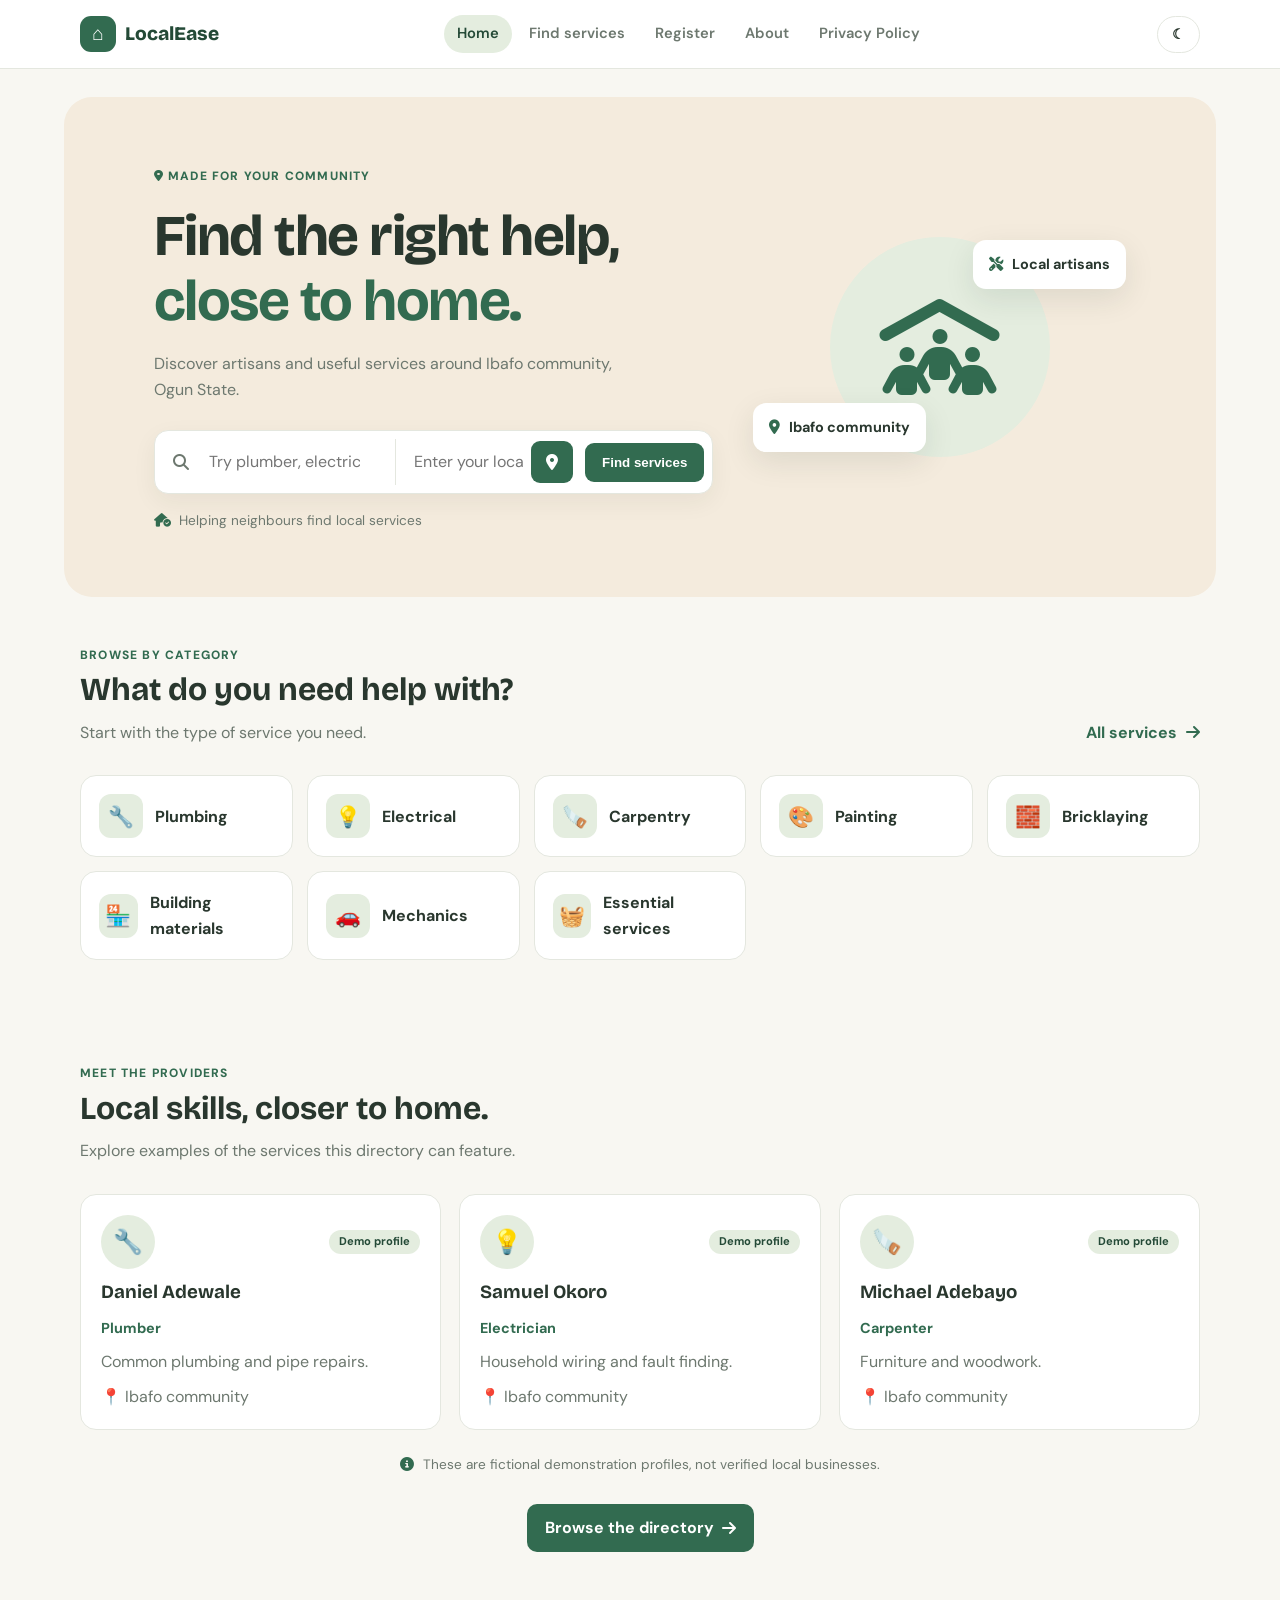
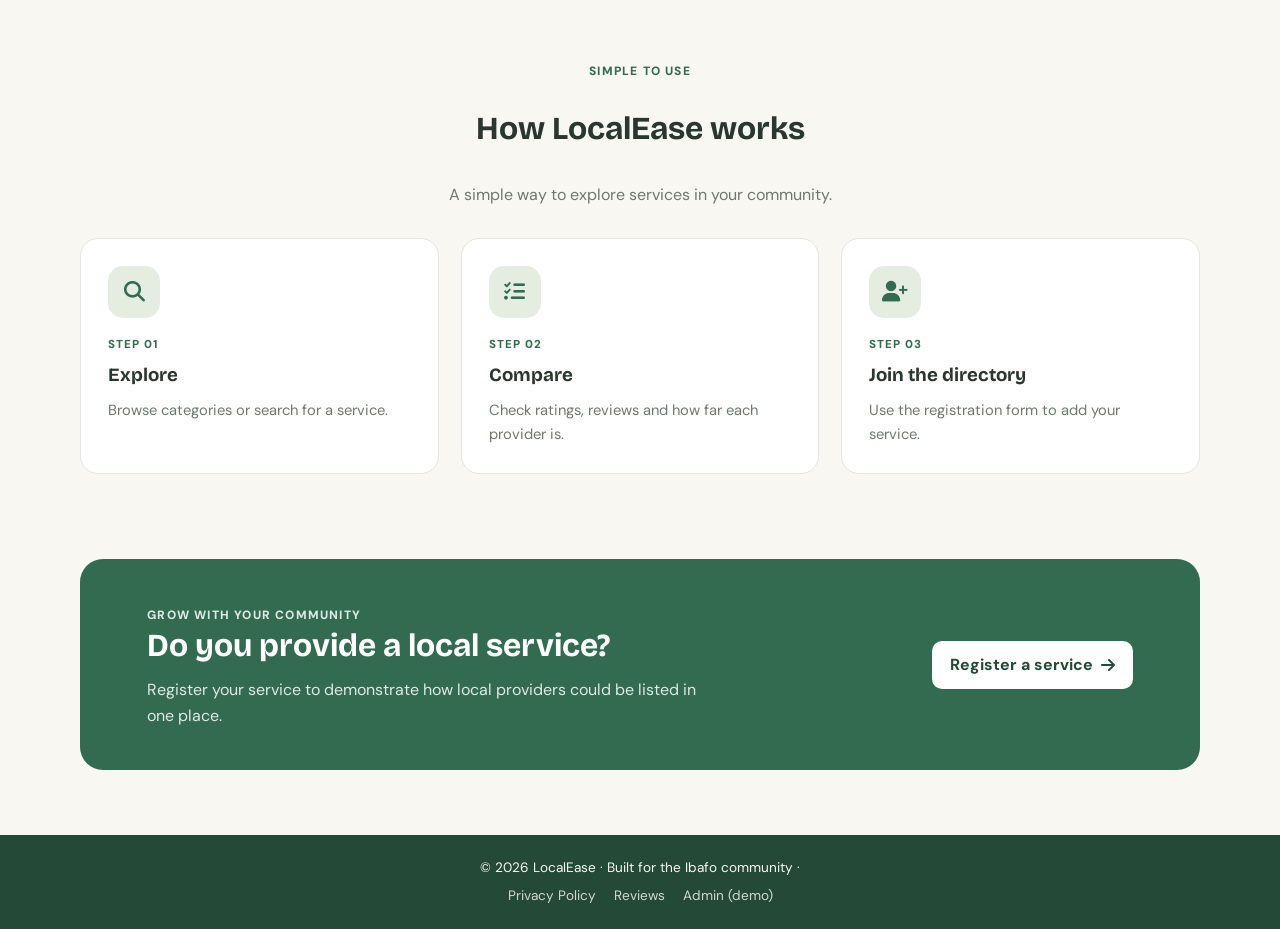
<file: index.html>
<!doctype html>
<html lang="en">
  <head>
    <meta charset="UTF-8" />
    <meta name="viewport" content="width=device-width, initial-scale=1.0" />

    <!-- Apply the saved theme before first paint to avoid a light flash. -->
    <script>
      try {
        if (localStorage.getItem("ll_theme") === "dark") {
          document.documentElement.setAttribute("data-theme", "dark");
        }
      } catch (error) {
        // Storage may be blocked; the default light theme still works.
      }
    </script>

    <title>LocalEase | Local Services</title>

    <meta
      name="description"
      content="Discover local artisans and useful services around Ibafo community, Ogun State."
    />

    <!-- Font Awesome icons -->
    <link
      rel="stylesheet"
      href="https://cdnjs.cloudflare.com/ajax/libs/font-awesome/6.7.2/css/all.min.css"
    />

    <!-- Google Fonts -->
    <link rel="preconnect" href="https://fonts.googleapis.com" />
    <link rel="preconnect" href="https://fonts.gstatic.com" crossorigin />

    <link
      href="https://fonts.googleapis.com/css2?family=Bricolage+Grotesque:wght@400;500;600;700;800&family=DM+Sans:wght@400;500;600;700;800&display=swap"
      rel="stylesheet"
    />

    <!-- Shared stylesheet for all pages -->
    <link rel="stylesheet" href="css/base.css" />

    <!-- Homepage-only stylesheet -->
    <link rel="stylesheet" href="css/home.css" />

    <!-- Browser tab icon -->
    <link rel="icon" type="image/svg+xml" href="images/favicon.svg" />
  </head>

  <body data-page="index">

    <!-- HEADER: generated by common.js -->
    <div id="site-header"></div>

    <main id="page">

      <!-- HERO SECTION -->
      <section class="hero">

        <div class="hero-content">

          <span class="eyebrow">
            <i class="fa-solid fa-location-dot"></i>
            MADE FOR YOUR COMMUNITY
          </span>

          <h1>
            Find the right help,
            <span>close to home.</span>
          </h1>

          <p class="lead">
            Discover artisans and useful services around Ibafo community,
            Ogun State.
          </p>

          <!-- Search form -->
          <form class="search-form" id="search-form" role="search">

            <i class="fa-solid fa-magnifying-glass"></i>

            <input
              type="search"
              id="search-input"
              placeholder="Try plumber, electrician..."
              aria-label="Search for a service"
            />

            <div class="location-search">

              <input
                type="text"
                id="location-input"
                placeholder="Enter your location..."
                aria-label="Enter your location"
              />

              <a
                href="location.html"
                class="location-button"
                aria-label="Choose your location on the map"
              >
                <i class="fa-solid fa-location-dot"></i>
              </a>

            </div>

            <button type="submit">
              Find services
            </button>

          </form>

          <p class="hero-note">
            <i class="fa-solid fa-house-circle-check"></i>
            Helping neighbours find local services
          </p>

        </div>

        <!-- FLOATING HERO DESIGN -->
        <div class="hero-art" aria-hidden="true">

          <div class="hero-art-circle">
            <i class="fa-solid fa-people-roof"></i>
          </div>

          <div class="floating-note note-top">
            <i class="fa-solid fa-screwdriver-wrench"></i>
            Local artisans
          </div>

          <div class="floating-note note-bottom">
            <i class="fa-solid fa-location-dot"></i>
            Ibafo community
          </div>

        </div>

      </section>


      <!-- SERVICE CATEGORIES -->
      <div class="wrap">

        <section class="section">

          <div class="home-section-heading">

            <div>
              <span class="eyebrow">BROWSE BY CATEGORY</span>

              <h2>What do you need help with?</h2>

              <p class="muted">
                Start with the type of service you need.
              </p>
            </div>

            <a href="services.html" class="home-text-link">
              All services
              <i class="fa-solid fa-arrow-right"></i>
            </a>

          </div>

          <!-- Categories are generated by index.js -->
          <div class="cats" id="cats"></div>

        </section>


        <!-- FEATURED ARTISANS -->
        <section class="section featured-home">

          <div class="home-section-heading">

            <div>
              <span class="eyebrow">MEET THE PROVIDERS</span>

              <h2>Local skills, closer to home.</h2>

              <p class="muted">
                Explore examples of the services this directory can feature.
              </p>
            </div>

          </div>

          <!-- Featured artisans are generated by index.js -->
          <div class="grid" id="featured"></div>

          <p class="demo-notice">
            <i class="fa-solid fa-circle-info"></i>
            These are fictional demonstration profiles, not verified local
            businesses.
          </p>

          <div class="home-section-action">

            <a href="services.html" class="btn">
              Browse the directory
              <i class="fa-solid fa-arrow-right"></i>
            </a>

          </div>

        </section>


        <!-- HOW IT WORKS -->
        <section class="section how-home">

          <div class="home-section-heading centered-heading">

            <span class="eyebrow">SIMPLE TO USE</span>

            <h2>How LocalEase works</h2>

            <p class="muted">
              A simple way to explore services in your community.
            </p>

          </div>

          <div class="steps">

            <article class="step">

              <div class="ic">
                <i class="fa-solid fa-magnifying-glass"></i>
              </div>

              <span class="n">STEP 01</span>

              <h3>Explore</h3>

              <p class="muted">
                Browse categories or search for a service.
              </p>

            </article>


            <article class="step">

              <div class="ic">
                <i class="fa-solid fa-list-check"></i>
              </div>

              <span class="n">STEP 02</span>

              <h3>Compare</h3>

              <p class="muted">
                Check ratings, reviews and how far each provider is.
              </p>

            </article>


            <article class="step">

              <div class="ic">
                <i class="fa-solid fa-user-plus"></i>
              </div>

              <span class="n">STEP 03</span>

              <h3>Join the directory</h3>

              <p class="muted">
                Use the registration form to add your service.
              </p>

            </article>

          </div>

        </section>


        <!-- JOIN SECTION -->
        <section class="join">

          <div>

            <span class="eyebrow join-eyebrow">
              GROW WITH YOUR COMMUNITY
            </span>

            <h2>Do you provide a local service?</h2>

            <p>
              Register your service to demonstrate how local providers
              could be listed in one place.
            </p>

          </div>

          <a href="register.html" class="btn join-button">
            Register a service
            <i class="fa-solid fa-arrow-right"></i>
          </a>

        </section>

      </div>

    </main>


    <!-- FOOTER: generated by common.js -->
    <div id="site-footer"></div>


    <!-- JavaScript -->
    <script src="js/common.js"></script>
    <script src="js/index.js"></script>

  </body>
</html>
</file>
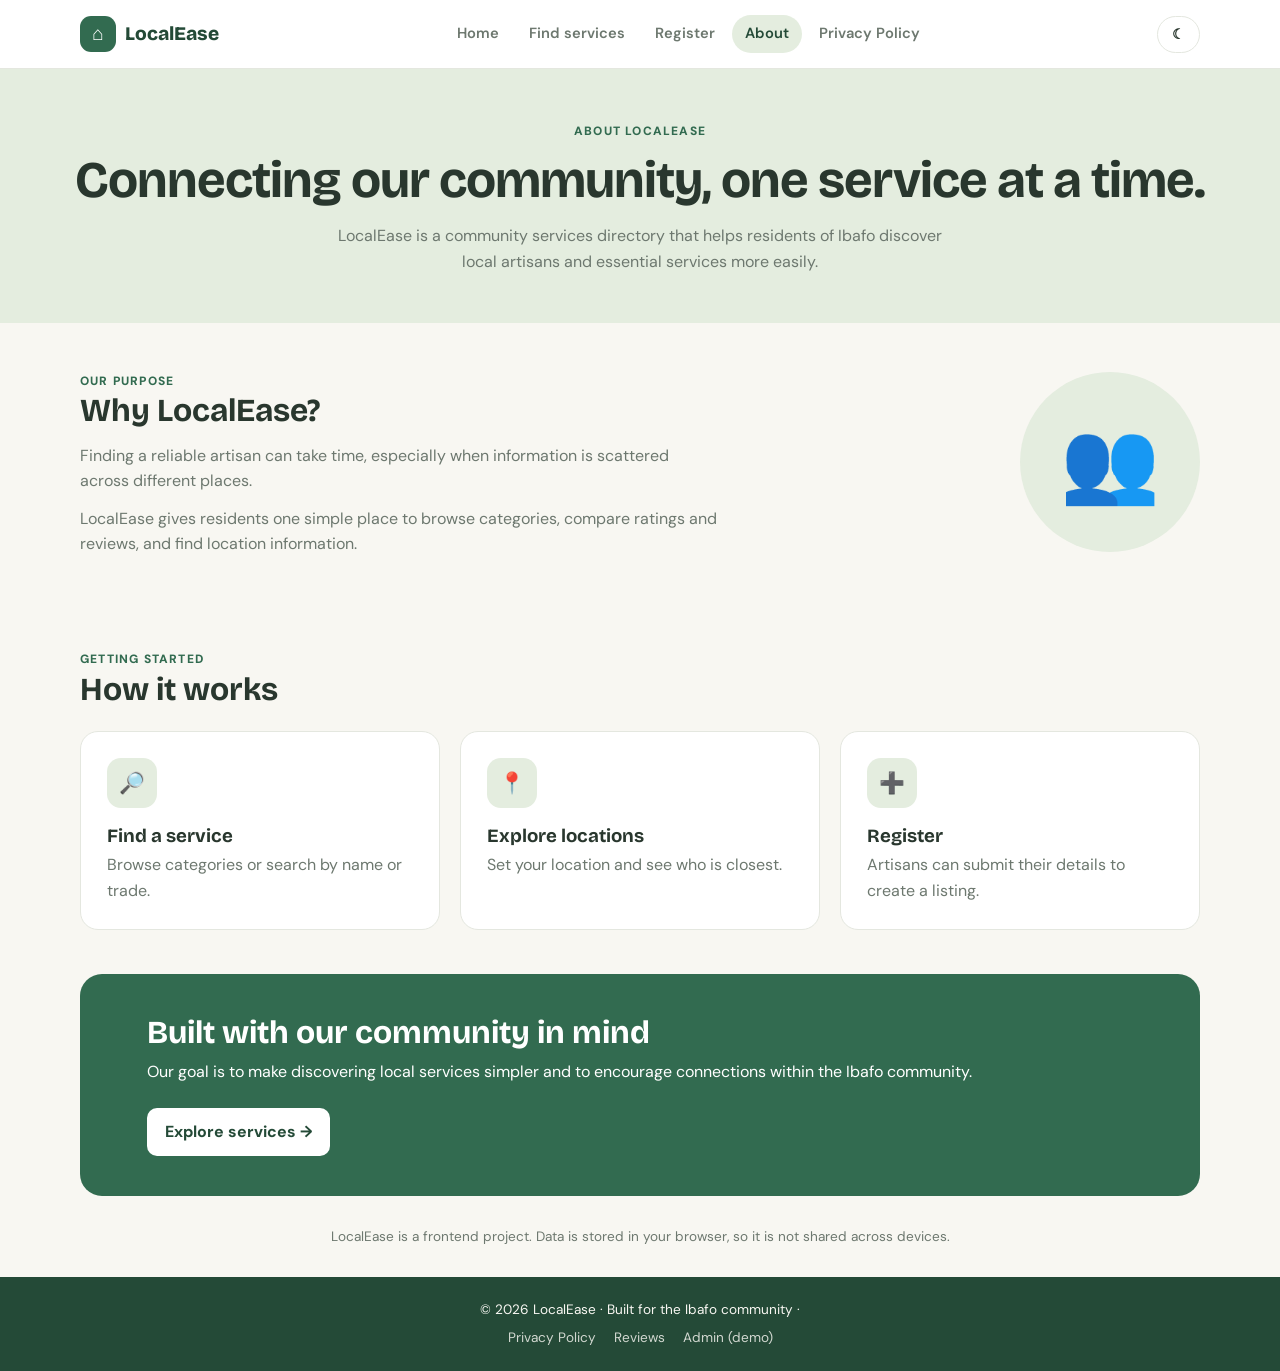
<file: about.html>
<!doctype html>
<html lang="en">
  <head>
    <meta charset="UTF-8" />
    <meta name="viewport" content="width=device-width, initial-scale=1.0" />
    <!-- Apply the saved theme before first paint to avoid a light flash. -->
    <script>
      try {
        if (localStorage.getItem("ll_theme") === "dark") {
          document.documentElement.setAttribute("data-theme", "dark");
        }
      } catch (error) {
        // Storage may be blocked; the default light theme still works.
      }
    </script>
    <title>About Us | LocalEase</title>
    <meta
      name="description"
      content="LocalEase helps Ibafo residents discover local artisans and essential services."
    />
    <link rel="icon" type="image/svg+xml" href="images/favicon.svg" />

    <link rel="stylesheet" href="css/base.css" />
  </head>
  <body data-page="about">
    <div id="site-header"></div>
    <main id="page">
      <section class="page-intro">
        <p class="eyebrow">ABOUT LOCALEASE</p>
        <h1>Connecting our community, one service at a time.</h1>
        <p>
          LocalEase is a community services directory that helps residents of
          Ibafo discover local artisans and essential services more easily.
        </p>
      </section>
      <div class="wrap">
        <section class="section about-split">
          <div>
            <span class="eyebrow">OUR PURPOSE</span>
            <h2>Why LocalEase?</h2>
            <p>
              Finding a reliable artisan can take time, especially when
              information is scattered across different places.
            </p>
            <p>
              LocalEase gives residents one simple place to browse categories,
              compare ratings and reviews, and find location information.
            </p>
          </div>
          <div class="big-icon" aria-hidden="true">👥</div>
        </section>
        <section class="section">
          <span class="eyebrow">GETTING STARTED</span>
          <h2>How it works</h2>
          <div class="steps">
            <article class="step">
              <div class="ic">🔎</div>
              <h3>Find a service</h3>
              <p class="muted">Browse categories or search by name or trade.</p>
            </article>
            <article class="step">
              <div class="ic">📍</div>
              <h3>Explore locations</h3>
              <p class="muted">Set your location and see who is closest.</p>
            </article>
            <article class="step">
              <div class="ic">➕</div>
              <h3>Register</h3>
              <p class="muted">
                Artisans can submit their details to create a listing.
              </p>
            </article>
          </div>
        </section>
        <section class="join">
          <div>
            <h2>Built with our community in mind</h2>
            <p>
              Our goal is to make discovering local services simpler and to
              encourage connections within the Ibafo community.
            </p>
          </div>
          <a href="services.html" class="btn">Explore services →</a>
        </section>
        <p class="muted about-note">
          LocalEase is a frontend project. Data is stored in your browser, so it
          is not shared across devices.
        </p>
      </div>
    </main>
    <div id="site-footer"></div>

    <script src="js/common.js"></script>
    <script src="js/about.js"></script>
  </body>
</html>
</file>
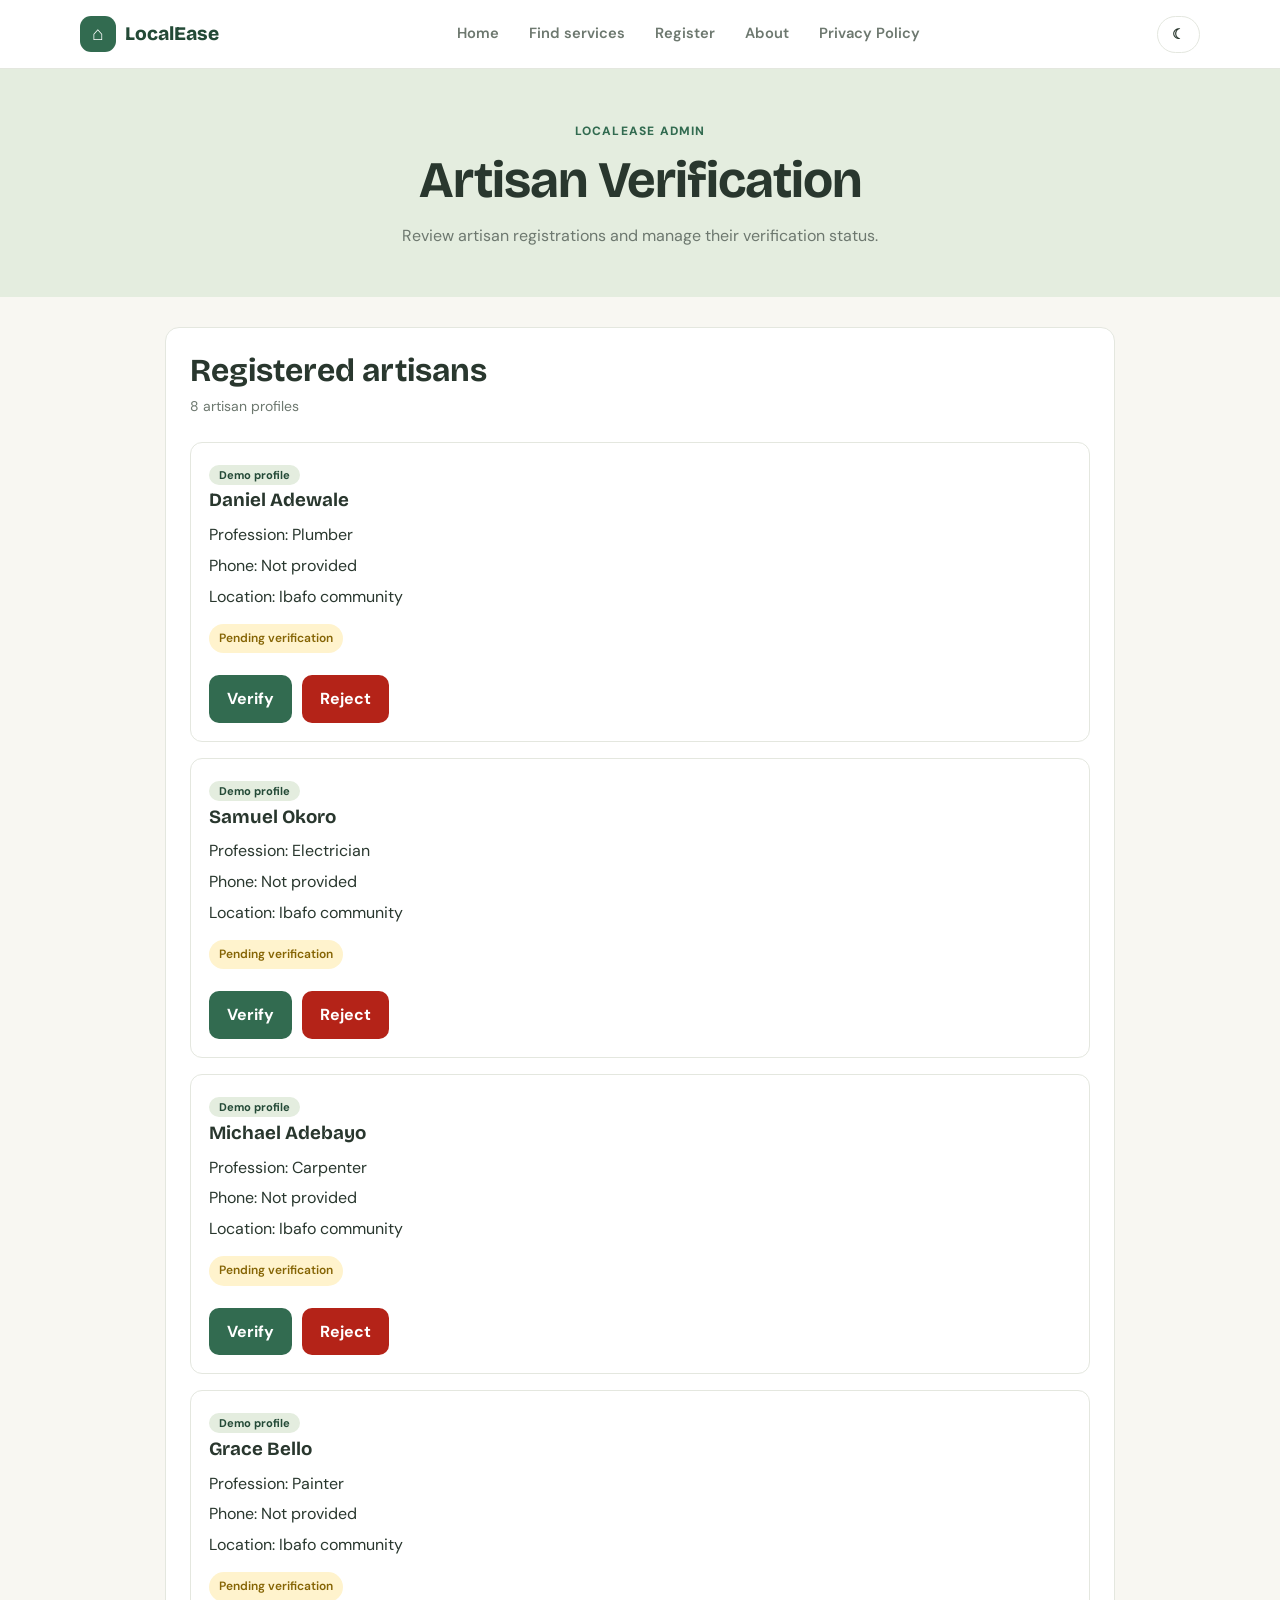
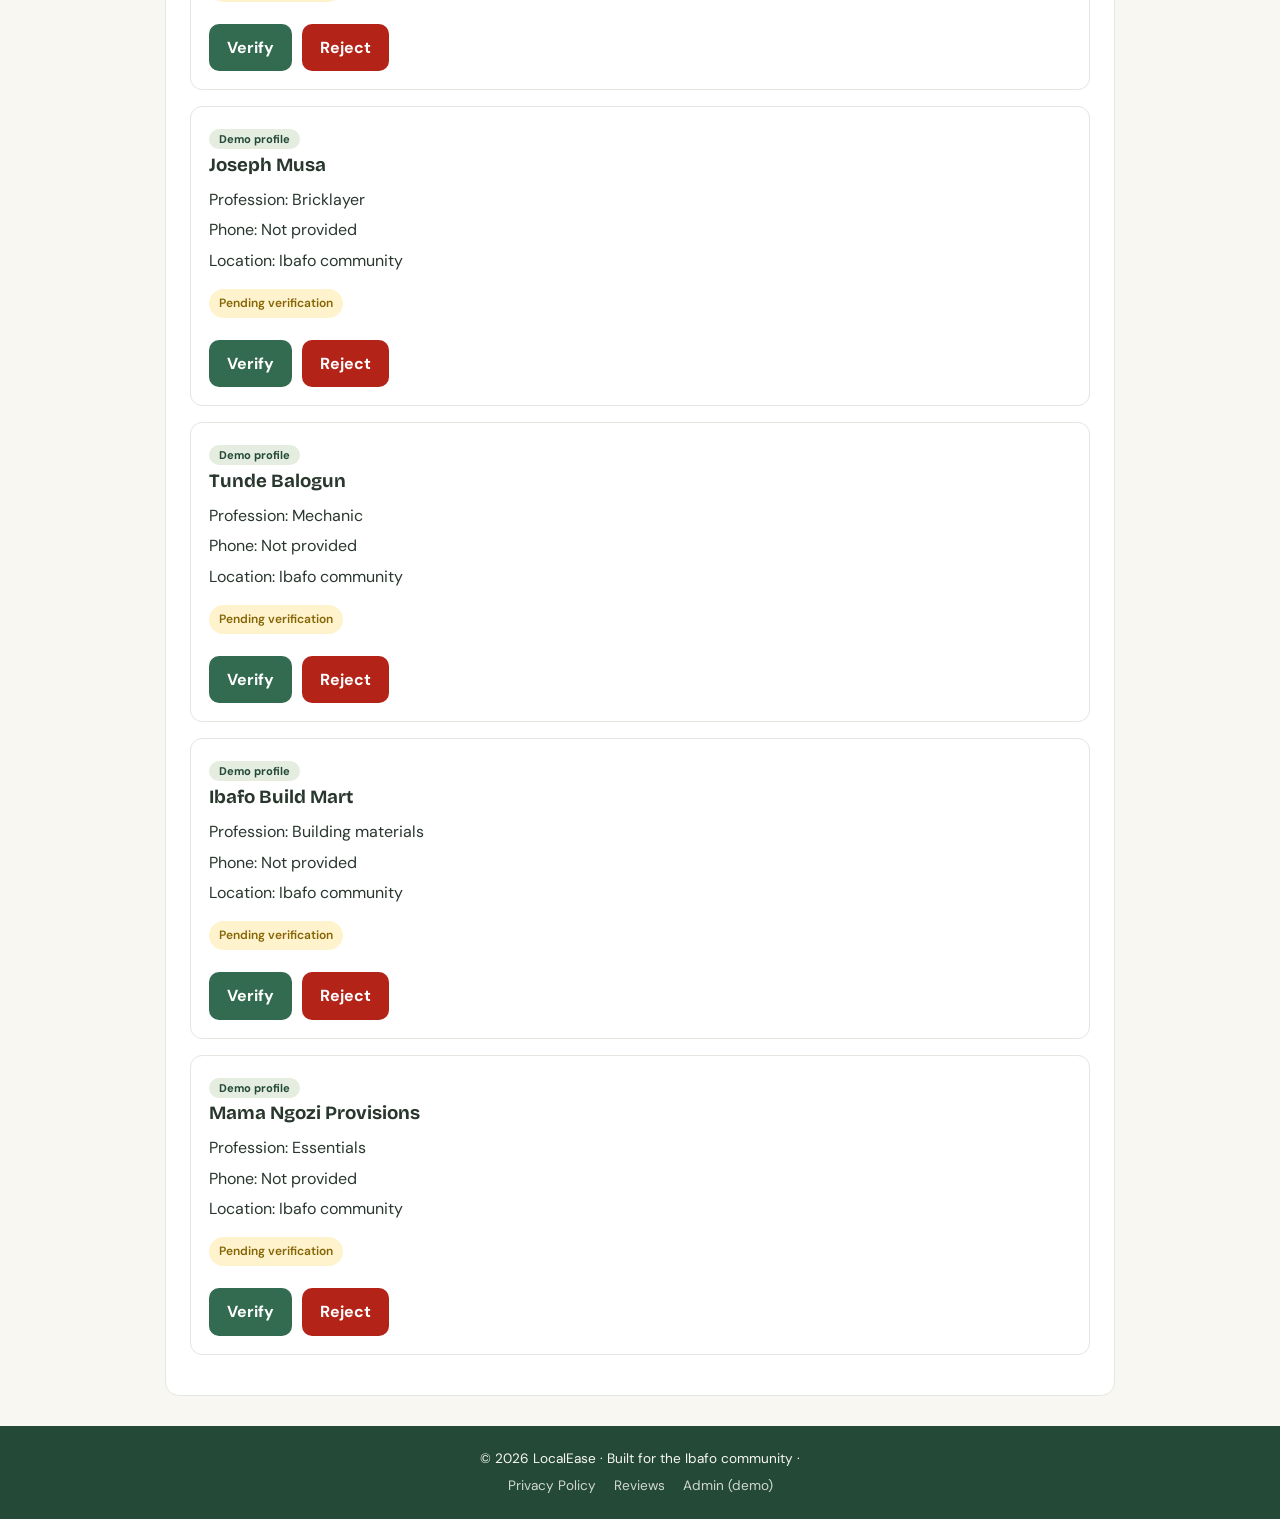
<file: admin.html>
<!DOCTYPE html>
<html lang="en">
<head>
  <meta charset="UTF-8" />
  <meta name="viewport" content="width=device-width, initial-scale=1.0" />

  <!-- Apply the saved theme before first paint to avoid a light flash. -->
  <script>
    try {
      if (localStorage.getItem("ll_theme") === "dark") {
        document.documentElement.setAttribute("data-theme", "dark");
      }
    } catch (error) {
      // Storage may be blocked; the default light theme still works.
    }
  </script>

  <title>Admin Dashboard | LocalEase</title>
  <meta
    name="description"
    content="Review artisan registrations and manage their verification status."
  />
  <link rel="icon" type="image/svg+xml" href="images/favicon.svg" />

  <link rel="stylesheet" href="css/base.css" />
  <link rel="stylesheet" href="css/admin.css" />
</head>

<body data-page="admin">

  <div id="site-header"></div>

  <main id="page">

    <section class="page-intro">
      <p class="eyebrow">LOCALEASE ADMIN</p>
      <h1>Artisan Verification</h1>
      <p>Review artisan registrations and manage their verification status.</p>
    </section>

    <section class="admin-panel">

      <div class="admin-heading">
        <h2>Registered artisans</h2>
        <p id="admin-count">Loading artisans...</p>
      </div>

      <div id="admin-list"></div>

    </section>

  </main>

  <div id="site-footer"></div>

  <script src="js/common.js"></script>
  <script src="js/admin.js"></script>

</body>
</html>
</file>
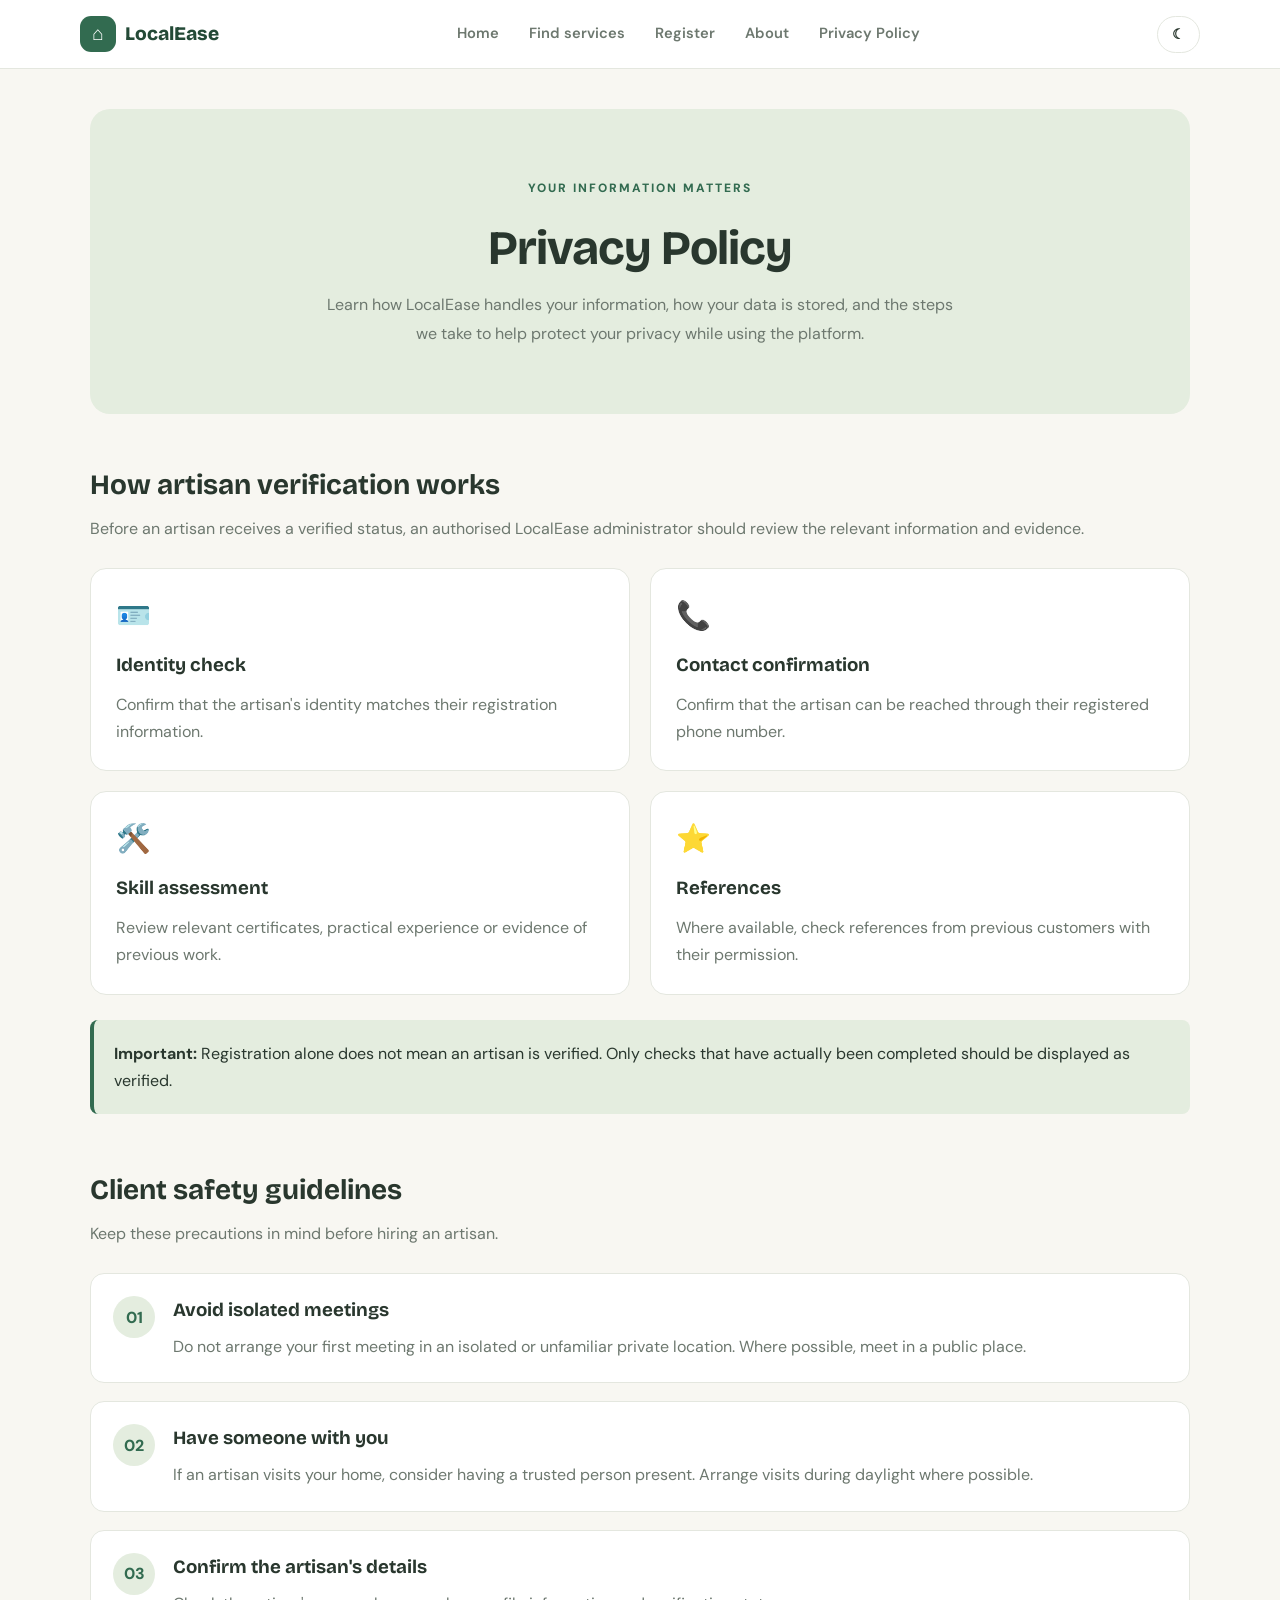
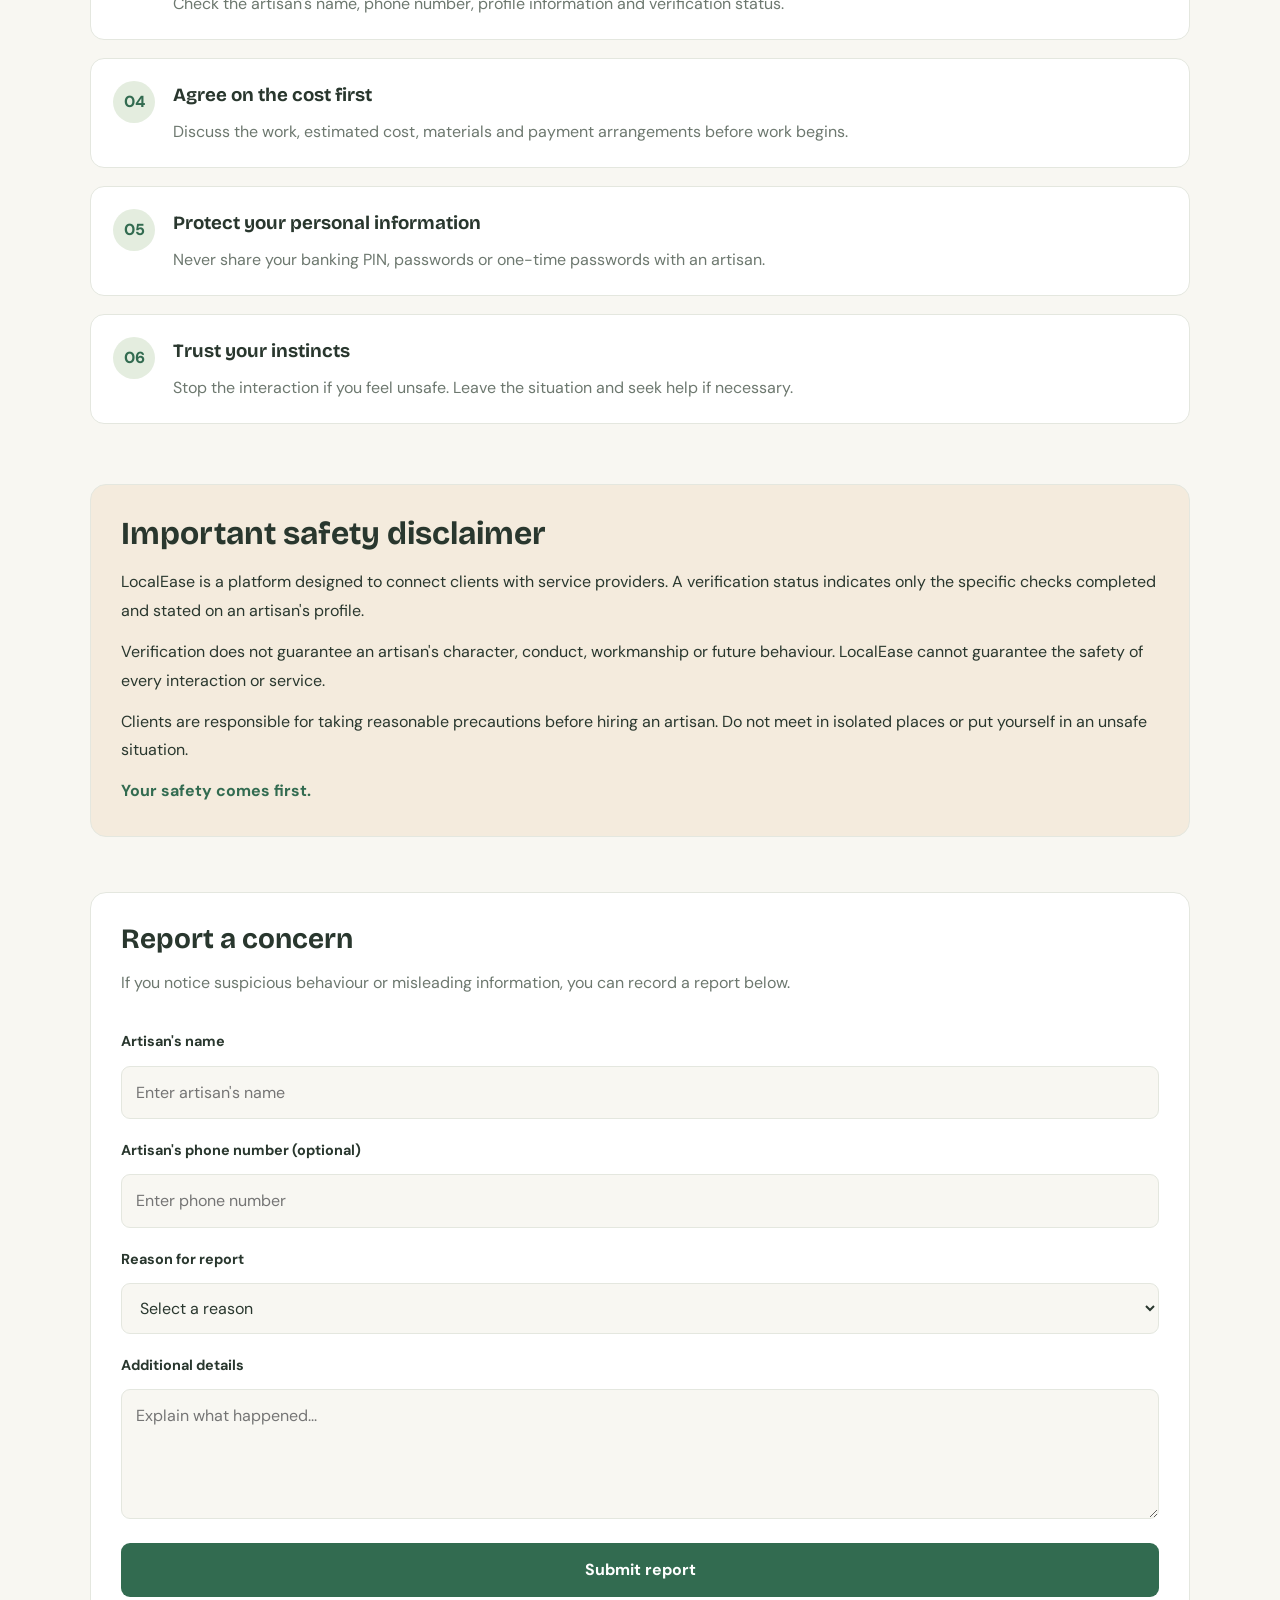
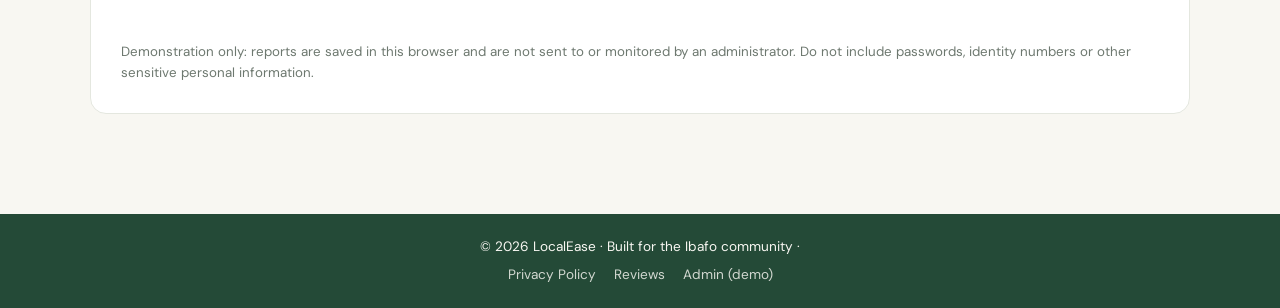
<file: privacy.html>
<!doctype html>
<html lang="en">
  <head>
    <meta charset="UTF-8" />
    <meta name="viewport" content="width=device-width, initial-scale=1.0" />
    <!-- Apply the saved theme before first paint to avoid a light flash. -->
    <script>
      try {
        if (localStorage.getItem("ll_theme") === "dark") {
          document.documentElement.setAttribute("data-theme", "dark");
        }
      } catch (error) {
        // Storage may be blocked; the default light theme still works.
      }
    </script>
    <title>Safety & Verification | LocalEase</title>
    <meta
      name="description"
      content="How LocalEase approaches artisan verification and safer client interactions."
    />
    <link rel="icon" type="image/svg+xml" href="images/favicon.svg" />

    <link rel="stylesheet" href="css/base.css" />
    <link rel="stylesheet" href="css/safety.css" />
  </head>
  <body data-page="safety">
    <div id="site-header"></div>

    <main class="safety-page" id="page">
      <section class="safety-hero">
        <span class="safety-label">YOUR INFORMATION MATTERS</span>
        <h1>Privacy Policy</h1>
        <p>
          Learn how LocalEase handles your information, how your data is stored,
          and the steps we take to help protect your privacy while using the
          platform.
        </p>
      </section>


      
      <section class="safety-section">
        <h2>How artisan verification works</h2>
        <p>
          Before an artisan receives a verified status, an authorised LocalEase
          administrator should review the relevant information and evidence.
        </p>

        <div class="safety-cards">
          <article class="safety-card">
            <span class="safety-icon">🪪</span>
            <h3>Identity check</h3>
            <p>
              Confirm that the artisan's identity matches their registration
              information.
            </p>
          </article>

          <article class="safety-card">
            <span class="safety-icon">📞</span>
            <h3>Contact confirmation</h3>
            <p>
              Confirm that the artisan can be reached through their registered
              phone number.
            </p>
          </article>

          <article class="safety-card">
            <span class="safety-icon">🛠️</span>
            <h3>Skill assessment</h3>
            <p>
              Review relevant certificates, practical experience or evidence of
              previous work.
            </p>
          </article>

          <article class="safety-card">
            <span class="safety-icon">⭐</span>
            <h3>References</h3>
            <p>
              Where available, check references from previous customers with
              their permission.
            </p>
          </article>
        </div>

        <div class="verification-note">
          <strong>Important:</strong> Registration alone does not mean an
          artisan is verified. Only checks that have actually been completed
          should be displayed as verified.
        </div>
      </section>

      <section class="safety-section">
        <h2>Client safety guidelines</h2>
        <p>Keep these precautions in mind before hiring an artisan.</p>

        <div class="safety-guidelines">
          <article class="guideline">
            <span class="guideline-number">01</span>
            <div>
              <h3>Avoid isolated meetings</h3>
              <p>
                Do not arrange your first meeting in an isolated or unfamiliar
                private location. Where possible, meet in a public place.
              </p>
            </div>
          </article>

          <article class="guideline">
            <span class="guideline-number">02</span>
            <div>
              <h3>Have someone with you</h3>
              <p>
                If an artisan visits your home, consider having a trusted person
                present. Arrange visits during daylight where possible.
              </p>
            </div>
          </article>

          <article class="guideline">
            <span class="guideline-number">03</span>
            <div>
              <h3>Confirm the artisan's details</h3>
              <p>
                Check the artisan's name, phone number, profile information and
                verification status.
              </p>
            </div>
          </article>

          <article class="guideline">
            <span class="guideline-number">04</span>
            <div>
              <h3>Agree on the cost first</h3>
              <p>
                Discuss the work, estimated cost, materials and payment
                arrangements before work begins.
              </p>
            </div>
          </article>

          <article class="guideline">
            <span class="guideline-number">05</span>
            <div>
              <h3>Protect your personal information</h3>
              <p>
                Never share your banking PIN, passwords or one-time passwords
                with an artisan.
              </p>
            </div>
          </article>

          <article class="guideline">
            <span class="guideline-number">06</span>
            <div>
              <h3>Trust your instincts</h3>
              <p>
                Stop the interaction if you feel unsafe. Leave the situation and
                seek help if necessary.
              </p>
            </div>
          </article>
        </div>
      </section>

      <section class="safety-disclaimer">
        <h2>Important safety disclaimer</h2>
        <p>
          LocalEase is a platform designed to connect clients with service
          providers. A verification status indicates only the specific checks
          completed and stated on an artisan's profile.
        </p>
        <p>
          Verification does not guarantee an artisan's character, conduct,
          workmanship or future behaviour. LocalEase cannot guarantee the safety
          of every interaction or service.
        </p>
        <p>
          Clients are responsible for taking reasonable precautions before
          hiring an artisan. Do not meet in isolated places or put yourself in
          an unsafe situation.
        </p>
        <strong>Your safety comes first.</strong>
      </section>

      <section class="safety-report-section">
        <h2>Report a concern</h2>
        <p>
          If you notice suspicious behaviour or misleading information, you can
          record a report below.
        </p>

        <form id="report-form" class="report-form">
          <label for="report-artisan">Artisan's name</label>
          <input
            type="text"
            id="report-artisan"
            name="artisan"
            placeholder="Enter artisan's name"
            required
          />

          <label for="report-phone">Artisan's phone number (optional)</label>
          <input
            type="tel"
            id="report-phone"
            name="phone"
            placeholder="Enter phone number"
          />

          <label for="report-reason">Reason for report</label>
          <select id="report-reason" name="reason" required>
            <option value="">Select a reason</option>
            <option value="Misleading information">
              Misleading information
            </option>
            <option value="Suspicious behaviour">Suspicious behaviour</option>
            <option value="Inappropriate conduct">Inappropriate conduct</option>
            <option value="Safety concern">Safety concern</option>
            <option value="Other">Other</option>
          </select>

          <label for="report-details">Additional details</label>
          <textarea
            id="report-details"
            name="details"
            rows="4"
            placeholder="Explain what happened..."
            required
          ></textarea>

          <button type="submit" class="report-submit">Submit report</button>

          <p id="report-message" class="report-message" aria-live="polite"></p>

          <small>
            Demonstration only: reports are saved in this browser and are not
            sent to or monitored by an administrator. Do not include passwords,
            identity numbers or other sensitive personal information.
          </small>
        </form>
      </section>
    </main>

    <div id="site-footer"></div>

    <script src="js/common.js"></script>
    <script src="js/safety.js"></script>
  </body>
</html>
</file>
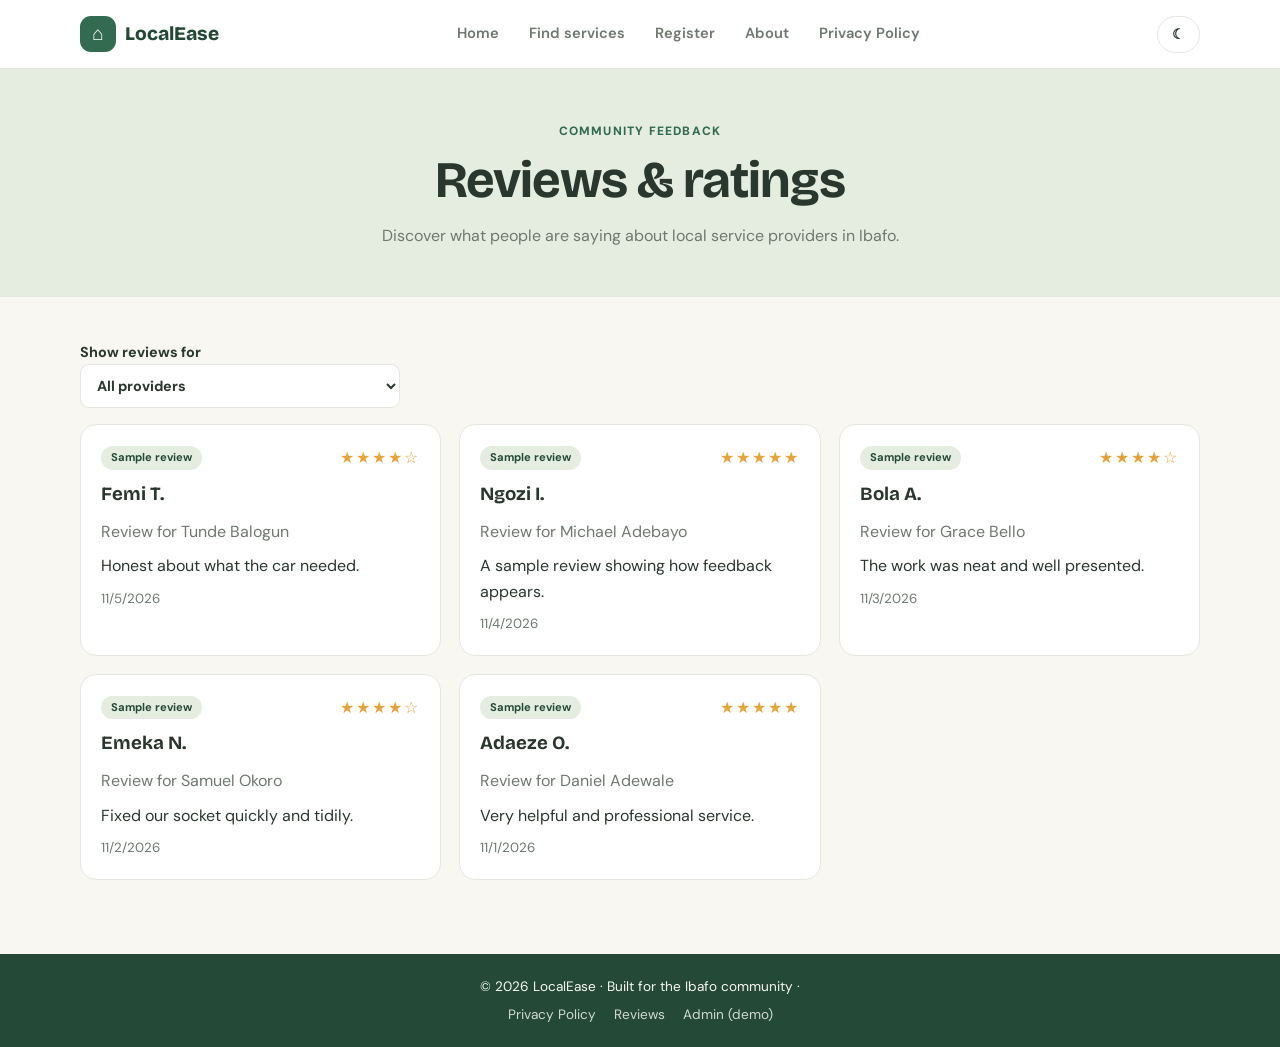
<file: reviews.html>
<!doctype html>
<html lang="en">
  <head>
    <meta charset="UTF-8" />
    <meta name="viewport" content="width=device-width, initial-scale=1.0" />
    <!-- Apply the saved theme before first paint to avoid a light flash. -->
    <script>
      try {
        if (localStorage.getItem("ll_theme") === "dark") {
          document.documentElement.setAttribute("data-theme", "dark");
        }
      } catch (error) {
        // Storage may be blocked; the default light theme still works.
      }
    </script>
    <title>Reviews | LocalEase</title>
    <meta name="description" content="What the Ibafo community says about local service providers." />
    <link rel="icon" type="image/svg+xml" href="images/favicon.svg" />
    
    <link rel="stylesheet" href="css/base.css" />
  </head>
  <body data-page="reviews">
    <div id="site-header"></div>
    <main id="page">
      <section class="page-intro">
        <p class="eyebrow">COMMUNITY FEEDBACK</p>
        <h1>Reviews &amp; ratings</h1>
        <p>Discover what people are saying about local service providers in Ibafo.</p>
      </section>
      <div class="wrap section">
        <label class="reviews-filter">Show reviews for <select id="artisan-filter"></select></label>
        <div class="grid" id="reviews-list"></div>
      </div>
    </main>
    <div id="site-footer"></div>
    
    <script src="js/common.js"></script>
    <script src="js/reviews.js"></script>
  </body>
</html>
</file>
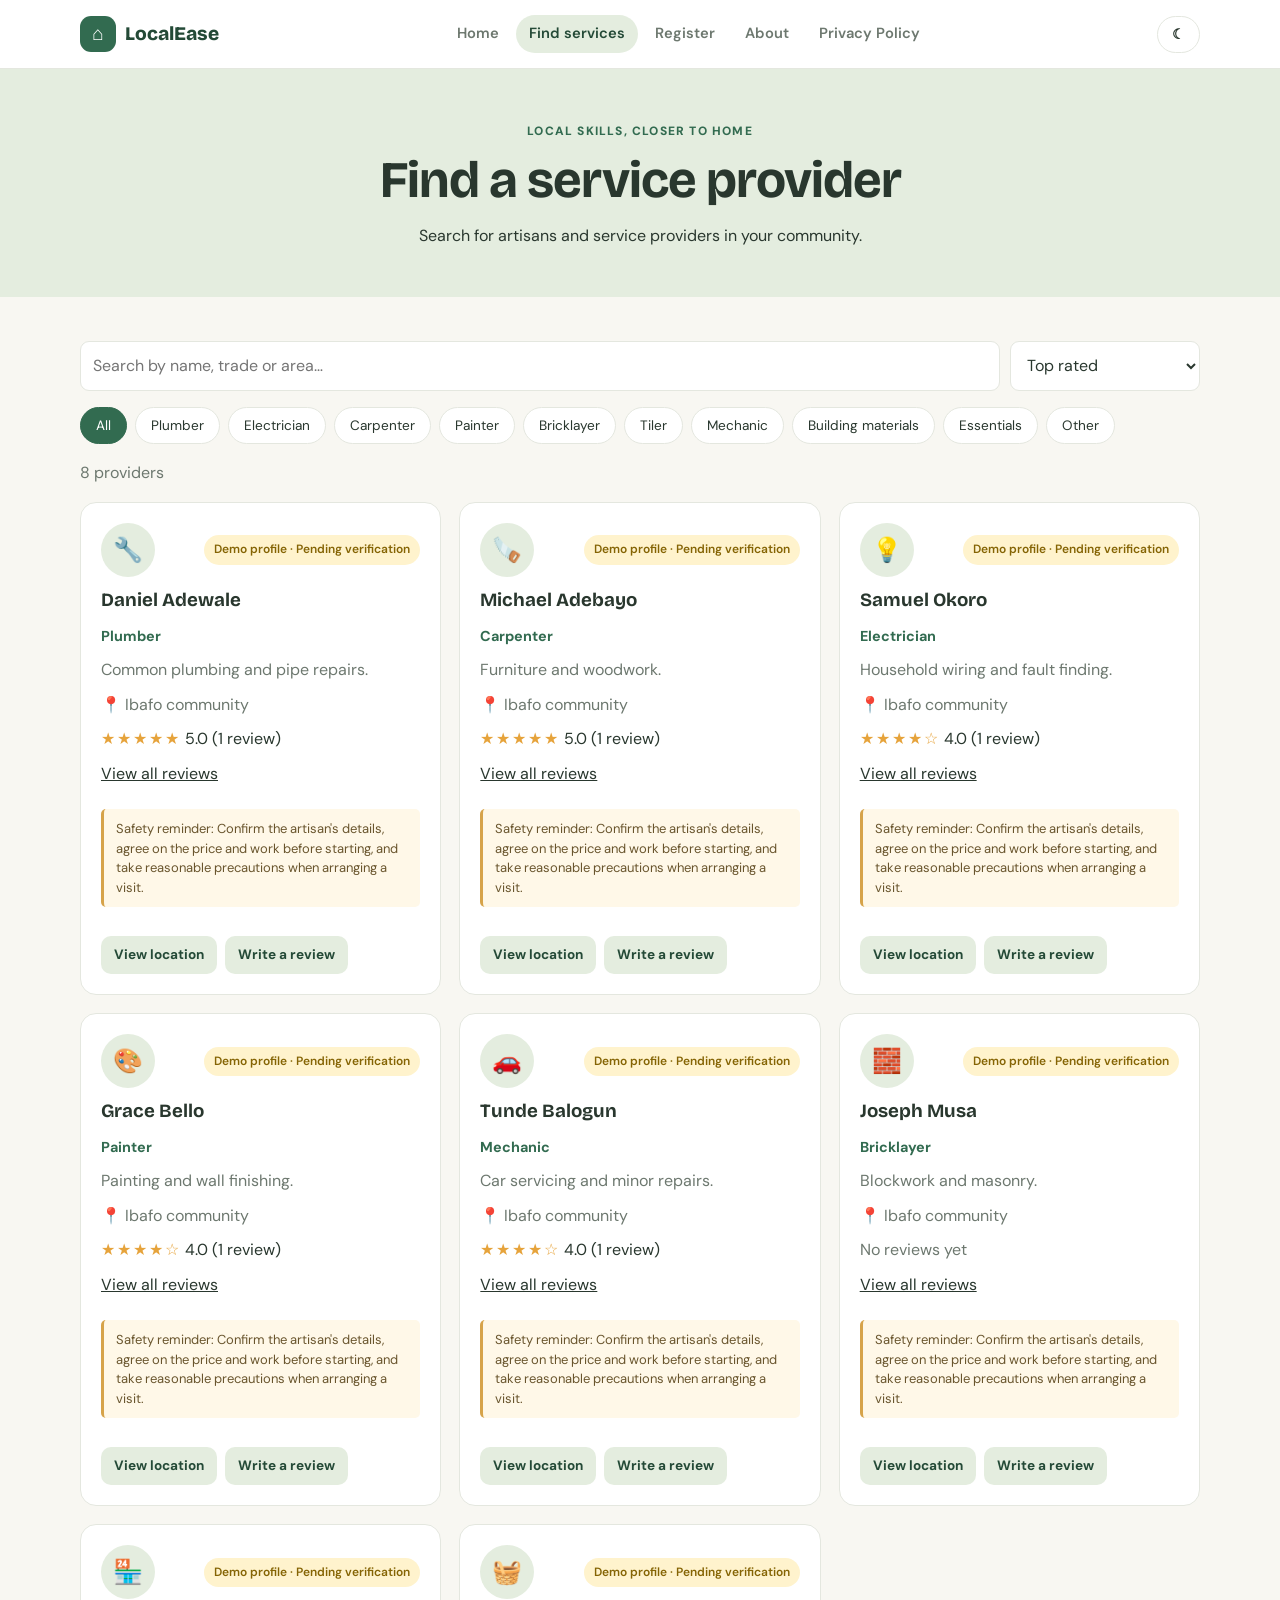
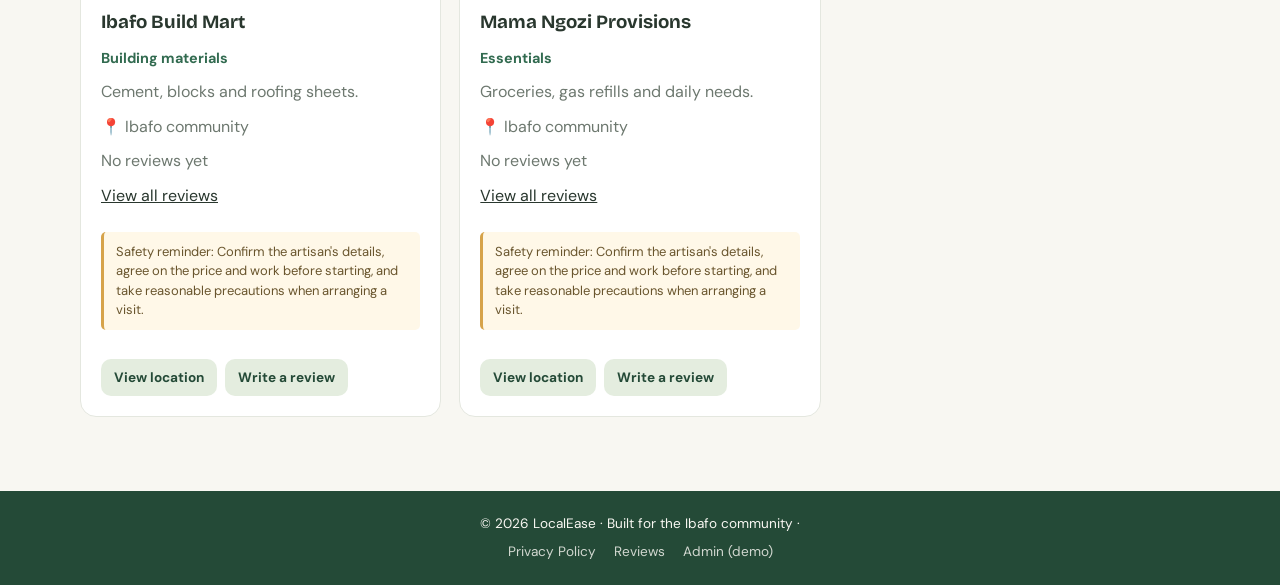
<file: services.html>
<!doctype html>
<html lang="en">
  <head>
    <meta charset="UTF-8" />
    <meta name="viewport" content="width=device-width, initial-scale=1.0" />
    <!-- Apply the saved theme before first paint to avoid a light flash. -->
    <script>
      try {
        if (localStorage.getItem("ll_theme") === "dark") {
          document.documentElement.setAttribute("data-theme", "dark");
        }
      } catch (error) {
        // Storage may be blocked; the default light theme still works.
      }
    </script>
    <title>Find Services | LocalEase</title>
    <meta
      name="description"
      content="Search artisans and service providers in Ibafo."
    />
    <link rel="icon" type="image/svg+xml" href="images/favicon.svg" />

    <link rel="stylesheet" href="css/base.css" />
  </head>
  <body data-page="services">
    <div id="site-header"></div>
    <main id="page">
      <section class="page-intro">
        <p class="eyebrow">LOCAL SKILLS, CLOSER TO HOME</p>
        <h1>Find a service provider</h1>
        <p>Search for artisans and service providers in your community.</p>
        <p id="loc-note" class="note" hidden></p>
      </section>
      <div class="wrap section">
        <div class="tools">
          <input
            type="search"
            id="q"
            placeholder="Search by name, trade or area…"
            aria-label="Search providers"
          />
          <select id="sort" aria-label="Sort providers"></select>
        </div>
        <div
          class="chips"
          id="chips"
          role="group"
          aria-label="Filter by trade"
        ></div>
        <p id="count" class="muted" aria-live="polite"></p>
        <div class="grid" id="list"></div>
      </div>
    </main>

    <div id="site-footer"></div>

    <script src="js/common.js"></script>
    <script src="js/services.js"></script>
    <script src="js/safety.js"></script>
  </body>
</html>
</file>
<file: css/base.css>
/* Google Fonts used by the original LocalEase interface */
@import url('https://fonts.googleapis.com/css2?family=Bricolage+Grotesque:wght@400;500;600;700;800&family=DM+Sans:wght@400;500;600;700;800&display=swap');

/* LocalEase – one shared stylesheet for every page */
:root {
  --bg: #f8f7f2;
  --surface: #fff;
  --text: #29372e;
  --muted: #6d786f;
  --primary: #326b50;
  --primary-d: #244a37;
  --on-primary: #fff;
  --tint: #e4eddf;
  --border: #e4e7df;
  --warm: #f4ebdd;
  --star: #e6a33b;
  --err: #b3382c;
  --info: #e8f1fb;
  color-scheme: light;
}
/* NIGHT MODE — activated only when the user chooses it */
:root[data-theme="dark"] {
  --bg: #141a16;
  --surface: #1c241f;
  --text: #e6ece7;
  --muted: #9aa89e;
  --primary: #6fbf94;
  --primary-d: #8fd6b0;
  --on-primary: #10231a;
  --tint: #27362d;
  --border: #2c3a31;
  --warm: #222c25;
  --err: #ff8f80;
  --info: #1d2a38;
  color-scheme: dark;
}
* {
  box-sizing: border-box;
  margin: 0;
  padding: 0;
}
html {
  scroll-behavior: smooth;
}
body {
  font-family: "DM Sans", sans-serif;
  background: var(--bg);
  color: var(--text);
  line-height: 1.6;
}
/* Original LocalEase heading and logo typography */
h1,
h2,
h3,
h4,
.logo {
  font-family: "Bricolage Grotesque", sans-serif;
}

a {
  color: inherit;
}
img {
  max-width: 100%;
  display: block;
}
:focus-visible {
  outline: 3px solid var(--primary);
  outline-offset: 2px;
}
.wrap {
  width: min(1120px, 90%);
  margin: 0 auto;
}
.muted {
  color: var(--muted);
}
.section {
  padding: 44px 0;
}
header.site {
  background: var(--surface);
  border-bottom: 1px solid var(--border);
  position: sticky;
  top: 0;
  z-index: 1000;
}
.bar {
  width: min(1120px, 90%);
  margin: auto;
  min-height: 68px;
  display: flex;
  align-items: center;
  justify-content: space-between;
  gap: 14px;
  flex-wrap: wrap;
  padding: 8px 0;
}
.logo {
  display: flex;
  align-items: center;
  gap: 9px;
  font-weight: 800;
  font-size: 1.2rem;
  color: var(--primary-d);
  text-decoration: none;
}
.logo-icon {
  width: 36px;
  height: 36px;
  border-radius: 11px;
  background: var(--primary);
  color: var(--on-primary);
  display: grid;
  place-items: center;
}
nav {
  display: flex;
  gap: 4px;
  flex-wrap: wrap;
}
nav a {
  padding: 7px 13px;
  border-radius: 20px;
  text-decoration: none;
  font-size: 0.92rem;
  font-weight: 600;
  color: var(--muted);
}
nav a:hover,
nav a[aria-current="page"] {
  background: var(--tint);
  color: var(--primary-d);
}
footer.site {
  background: var(--primary-d);
  color: var(--bg);
  text-align: center;
  padding: 22px 5%;
  font-size: 0.85rem;
  margin-top: 30px;
  display: grid;
  gap: 6px;
}
.footer-links {
  display: flex;
  flex-wrap: wrap;
  justify-content: center;
  gap: 6px 18px;
}
.footer-links a {
  color: inherit;
  opacity: 0.82;
  padding: 0;
  border-radius: 0;
  font-size: 0.85rem;
  font-weight: 400;
}
.footer-links a:hover {
  background: transparent;
  color: inherit;
  opacity: 1;
  text-decoration: underline;
}
.eyebrow {
  display: inline-block;
  font-size: 0.75rem;
  font-weight: 800;
  letter-spacing: 1.2px;
  color: var(--primary);
}
h1 {
  font-size: clamp(1.9rem, 4.5vw, 3.2rem);
  line-height: 1.15;
  letter-spacing: -1px;
  margin: 8px 0 14px;
}
h1 span {
  color: var(--primary);
}
h2 {
  font-size: clamp(1.4rem, 3vw, 2rem);
  line-height: 1.2;
  margin-bottom: 6px;
}
.btn {
  font: inherit;
  font-weight: 700;
  display: inline-flex;
  align-items: center;
  justify-content: center;
  gap: 8px;
  border: 0;
  border-radius: 10px;
  background: var(--primary);
  color: var(--on-primary);
  padding: 11px 18px;
  cursor: pointer;
  text-decoration: none;
}
.btn:hover {
  filter: brightness(0.9);
}
.btn.alt {
  background: var(--tint);
  color: var(--primary-d);
}
.btn.sm {
  padding: 8px 13px;
  font-size: 0.85rem;
}
.btn[aria-disabled="true"] {
  opacity: 0.5;
  pointer-events: none;
}
.hero {
  background: var(--warm);
  border-radius: 26px;
  margin-top: 26px;
  padding: clamp(26px, 6vw, 60px);
}
.hero p.lead {
  color: var(--muted);
  max-width: 520px;
}
.page-intro {
  background: var(--tint);
  text-align: center;
  padding: 48px 5%;
}
.page-intro p:last-child {
  color: var(--muted);
  max-width: 620px;
  margin: auto;
}
.search {
  display: flex;
  flex-wrap: wrap;
  gap: 8px;
  margin-top: 24px;
  background: var(--surface);
  border: 1px solid var(--border);
  border-radius: 14px;
  padding: 8px;
  max-width: 680px;
}
.search input {
  border: 0;
  flex: 1 1 150px;
  min-width: 0;
}
.search .loc {
  display: flex;
  flex: 1 1 170px;
  align-items: center;
  gap: 6px;
  border-left: 1px solid var(--border);
  padding-left: 8px;
}
.pin-link {
  width: 40px;
  height: 40px;
  flex-shrink: 0;
  display: grid;
  place-items: center;
  border-radius: 9px;
  background: var(--tint);
  text-decoration: none;
}
input,
select,
textarea {
  font: inherit;
  color: var(--text);
  background: var(--surface);
  border: 1px solid var(--border);
  border-radius: 9px;
  padding: 11px 12px;
  width: 100%;
}
input:focus,
select:focus,
textarea:focus {
  outline: 2px solid var(--primary);
  border-color: var(--primary);
}
label {
  display: grid;
  gap: 6px;
  font-weight: 700;
  font-size: 0.9rem;
}
.panel {
  background: var(--surface);
  border: 1px solid var(--border);
  border-radius: 16px;
  padding: 24px;
  display: grid;
  gap: 16px;
}
.form-wrap {
  width: min(780px, 92%);
  margin: 34px auto;
}
.hint {
  font-size: 0.85rem;
  color: var(--muted);
  font-weight: 400;
}
.status {
  font-size: 0.9rem;
  min-height: 1.4em;
}
.tools {
  display: grid;
  grid-template-columns: 1fr 190px;
  gap: 10px;
}
.chips {
  display: flex;
  flex-wrap: wrap;
  gap: 8px;
  margin: 16px 0;
}
.chip {
  font: inherit;
  font-size: 0.85rem;
  padding: 7px 15px;
  border-radius: 22px;
  border: 1px solid var(--border);
  background: var(--surface);
  color: var(--text);
  cursor: pointer;
}
.chip[aria-pressed="true"] {
  background: var(--primary);
  border-color: var(--primary);
  color: var(--on-primary);
}
.grid {
  display: grid;
  grid-template-columns: repeat(auto-fill, minmax(270px, 1fr));
  gap: 18px;
  margin-top: 16px;
}
.cats {
  display: grid;
  grid-template-columns: repeat(auto-fill, minmax(210px, 1fr));
  gap: 14px;
  margin-top: 18px;
}
.cat {
  display: flex;
  align-items: center;
  gap: 12px;
  padding: 18px;
  border: 1px solid var(--border);
  border-radius: 16px;
  background: var(--surface);
  font: inherit;
  font-weight: 700;
  color: var(--text);
  text-align: left;
  cursor: pointer;
  transition:
    transform 0.2s,
    border-color 0.2s;
}
.cat:hover {
  transform: translateY(-3px);
  border-color: var(--primary);
}
.cat b {
  width: 44px;
  height: 44px;
  border-radius: 12px;
  background: var(--tint);
  display: grid;
  place-items: center;
  font-size: 1.3rem;
}
.card {
  background: var(--surface);
  border: 1px solid var(--border);
  border-radius: 16px;
  padding: 20px;
  display: flex;
  flex-direction: column;
  gap: 9px;
}
.card .top {
  display: flex;
  justify-content: space-between;
  align-items: center;
}
.avatar {
  width: 54px;
  height: 54px;
  border-radius: 50%;
  background: var(--tint);
  display: grid;
  place-items: center;
  font-size: 1.5rem;
  overflow: hidden;
}
.avatar img {
  width: 100%;
  height: 100%;
  object-fit: cover;
}
.badge {
  font-size: 0.7rem;
  font-weight: 700;
  background: var(--tint);
  color: var(--primary-d);
  border-radius: 20px;
  padding: 3px 10px;
  width: fit-content;
}
.trade {
  color: var(--primary);
  font-weight: 700;
  font-size: 0.9rem;
}
.stars {
  color: var(--star);
  letter-spacing: 2px;
}
.acts {
  display: flex;
  flex-wrap: wrap;
  gap: 8px;
  margin-top: auto;
  padding-top: 6px;
}
.rform {
  display: grid;
  gap: 10px;
  background: var(--bg);
  border: 1px solid var(--border);
  border-radius: 10px;
  padding: 12px;
}
.rform[hidden] {
  display: none;
}
.empty {
  grid-column: 1/-1;
  text-align: center;
  border: 1px dashed var(--border);
  border-radius: 16px;
  padding: 40px 16px;
}
.note {
  display: inline-block;
  margin-top: 12px;
  background: var(--info);
  border-radius: 10px;
  padding: 8px 14px;
  font-size: 0.88rem;
}
.note[hidden] {
  display: none;
}
.note.error {
  background: var(--err);
  color: #fff;
}
:root[data-theme="dark"] .note.error,
:root[data-theme="dark"] #toast.err {
  color: #2a1210;
}
.steps {
  display: grid;
  grid-template-columns: repeat(auto-fit, minmax(240px, 1fr));
  gap: 20px;
  margin-top: 22px;
}
.step {
  background: var(--surface);
  border: 1px solid var(--border);
  border-radius: 18px;
  padding: 26px;
}
.step .n {
  font-size: 0.72rem;
  font-weight: 800;
  letter-spacing: 1px;
  color: var(--primary);
}
.step .ic {
  width: 50px;
  height: 50px;
  border-radius: 14px;
  background: var(--tint);
  display: grid;
  place-items: center;
  font-size: 1.3rem;
  margin-bottom: 14px;
}
.join {
  background: var(--primary);
  color: var(--on-primary);
  border-radius: 22px;
  padding: 40px 6%;
  display: flex;
  flex-wrap: wrap;
  gap: 24px;
  align-items: center;
  justify-content: space-between;
}
.join .btn {
  background: var(--surface);
  color: var(--primary-d);
}
.about-split {
  display: flex;
  flex-wrap: wrap;
  gap: 40px;
  align-items: center;
  justify-content: space-between;
}
.about-split > div:first-child {
  flex: 1 1 380px;
  max-width: 640px;
}
.about-split p {
  color: var(--muted);
  margin-top: 12px;
}
.big-icon {
  width: 180px;
  height: 180px;
  border-radius: 50%;
  background: var(--tint);
  display: grid;
  place-items: center;
  font-size: 5rem;
}
.map {
  width: 100%;
  height: 440px;
  border-radius: 12px;
  border: 1px solid var(--border);
  z-index: 1;
}
.pin {
  font-size: 26px;
  line-height: 1;
  text-shadow: 0 1px 3px rgb(0 0 0/40%);
}
.loc-layout {
  display: grid;
  grid-template-columns: minmax(0, 0.8fr) minmax(0, 1.3fr);
  gap: 20px;
  margin: 30px auto;
}
.directions {
  display: flex;
  flex-wrap: wrap;
  align-items: center;
  gap: 18px;
  background: var(--info);
  border-radius: 14px;
  padding: 20px 24px;
  margin: 10px auto 30px;
}
.directions div {
  flex: 1 1 240px;
}
#toast {
  display: none;
  position: fixed;
  left: 50%;
  bottom: 20px;
  transform: translateX(-50%);
  z-index: 2000;
  background: var(--primary-d);
  color: var(--bg);
  padding: 12px 20px;
  border-radius: 12px;
  max-width: 90%;
}
#toast.show {
  display: block;
}
#toast.err {
  background: var(--err);
  color: #fff;
}

/* =========================================
   SKIP LINK, FOCUS AND MODAL HELPERS
========================================= */

.skip-link {
  position: absolute;
  left: -9999px;
  top: 0;
  z-index: 5000;
  padding: 10px 16px;
  border-radius: 0 0 10px 0;
  background: var(--primary);
  color: var(--on-primary);
  font-weight: 700;
  text-decoration: none;
}
.skip-link:focus {
  left: 0;
}
#page:focus {
  outline: none;
}
body.modal-open {
  overflow: hidden;
}

/* Call confirmation shown by safety.js on any page. */
.safety-dialog-overlay {
  position: fixed;
  inset: 0;
  z-index: 9999;
  display: grid;
  place-items: center;
  padding: 20px;
  background: rgb(0 0 0 / 65%);
}
.safety-dialog {
  width: min(440px, 100%);
  padding: 28px;
  border-radius: 16px;
  background: var(--surface);
  color: var(--text);
  box-shadow: 0 15px 50px rgb(0 0 0 / 20%);
}
.safety-dialog h2 {
  margin-bottom: 12px;
}
.safety-dialog p {
  line-height: 1.7;
  color: var(--muted);
}
.safety-dialog-actions {
  display: flex;
  flex-wrap: wrap;
  gap: 10px;
  margin-top: 22px;
}
.safety-dialog-actions button {
  flex: 1;
  min-width: 120px;
  padding: 12px;
  border: none;
  border-radius: 8px;
  font: inherit;
  font-weight: 700;
  cursor: pointer;
}
.safety-cancel {
  background: var(--tint);
  color: var(--text);
}
.safety-confirm {
  background: var(--primary);
  color: var(--on-primary);
}

/* Small page-level helpers that used to be inline styles. */
.reviews-filter {
  display: block;
  max-width: 320px;
}
.about-note {
  text-align: center;
  margin-top: 30px;
  font-size: 0.85rem;
}
@media (max-width: 650px) {
  .safety-dialog-actions {
    flex-direction: column;
  }
}
@media (max-width: 800px) {
  .loc-layout {
    grid-template-columns: 1fr;
  }
  .map {
    height: 340px;
  }
  .tools {
    grid-template-columns: 1fr;
  }
}


/* =================================
   LIGHT / NIGHT MODE BUTTON
================================= */

.theme-toggle {
  display: inline-flex;
  align-items: center;
  justify-content: center;
  gap: 8px;
  flex-shrink: 0;
  padding: 9px 14px;
  border: 1px solid var(--border);
  border-radius: 30px;
  background: var(--surface);
  color: var(--text);
  font-family: "DM Sans", sans-serif;
  font-size: 0.85rem;
  font-weight: 700;
  cursor: pointer;
  transition: background 0.2s, color 0.2s, border-color 0.2s;
}

.theme-toggle:hover {
  background: var(--tint);
  border-color: var(--primary);
  color: var(--primary-d);
}

.theme-toggle:focus-visible {
  outline: 3px solid var(--primary);
  outline-offset: 3px;
}

@media (max-width: 650px) {
  .bar {
    gap: 10px;
  }

  .theme-toggle {
    margin-left: auto;
  }
}


/* =========================================
   VERIFICATION BADGES
========================================= */

.verification-badge {
  display: inline-block;
  width: fit-content;
  margin: 8px 0;
  padding: 5px 10px;
  border-radius: 20px;
  font-size: 12px;
  font-weight: 600;
}

.verification-badge.pending {
  background: #fff3cd;
  color: #856404;
}

.verification-badge.verified {
  background: #d1fae5;
  color: #065f46;
}

.verification-badge.not-verified {
  background: #fee2e2;
  color: #991b1b;
}

/* =========================================
   SAFETY REMINDER
========================================= */

.safety-reminder {
  margin: 14px 0;
  padding: 10px 12px;
  border-left: 3px solid #d6a34a;
  background: #fff8e8;
  color: #69552d;
  border-radius: 5px;
  font-size: 13px;
  line-height: 1.5;
}

:root[data-theme="dark"] .safety-reminder {
  background: #352f22;
  color: #f2dfb5;
}

/* =========================================
   TABLET RESPONSIVE DESIGN
   Screens 800px and below
========================================= */

@media (max-width: 800px) {

  /* Location page */
  .loc-layout {
    grid-template-columns: 1fr;
  }

  .map {
    height: 340px;
  }

  /* Search and sorting */
  .tools {
    grid-template-columns: 1fr;
  }

}

/* =========================================
   MOBILE RESPONSIVE DESIGN
   Screens 650px and below
========================================= */

@media (max-width: 650px) {

  /* Header arrangement */
  .bar {
    display: grid;
    grid-template-columns: 1fr auto;
    gap: 10px;
    padding: 12px 0;
  }

  .logo {
    grid-column: 1;
    grid-row: 1;
  }

  .theme-toggle {
    grid-column: 2;
    grid-row: 1;
    margin: 0;
    padding: 8px 11px;
    font-size: 0.8rem;
  }

  nav {
    grid-column: 1 / -1;
    grid-row: 2;
    width: 100%;
    justify-content: center;
    gap: 3px;
  }

  nav a {
    padding: 7px 10px;
    font-size: 0.85rem;
  }

  /* Search area */
  .search {
    flex-direction: column;
  }

  .search .loc {
    border-left: 0;
    border-top: 1px solid var(--border);
    padding: 8px 0 0;
  }

  /* Content spacing */
  .section {
    padding: 30px 0;
  }

  .panel {
    padding: 18px;
  }

  .hero {
    border-radius: 18px;
  }

  /* Location map */
  .map {
    height: 300px;
  }

  /* Join section */
  .join {
    padding: 28px 6%;
  }

}

/* =========================================
   SMALL MOBILE SCREENS
   Screens 400px and below
========================================= */

@media (max-width: 400px) {

  .wrap {
    width: 92%;
  }

  nav a {
    padding: 6px 8px;
    font-size: 0.78rem;
  }

  .grid,
  .cats {
    grid-template-columns: minmax(0, 1fr);
  }

  .card {
    padding: 16px;
  }

  .acts .btn {
    padding: 8px 10px;
    font-size: 0.8rem;
  }

  .theme-toggle {
    padding: 7px 9px;
    font-size: 0.75rem;
  }

}
</file>
<file: css/home.css>
/* =====================================
   LOCALEASE HOMEPAGE STYLES
===================================== */

/* HOMEPAGE FONTS */

body[data-page="index"] {
    font-family: "DM Sans", sans-serif;
}

body[data-page="index"] h1,
body[data-page="index"] h2,
body[data-page="index"] h3,
body[data-page="index"] .logo {
    font-family: "Bricolage Grotesque", sans-serif;
}


/* =====================================
   1. HERO SECTION
===================================== */

body[data-page="index"] .hero {
    width: min(1200px, 90%);
    margin: 28px auto 0;
    padding: 65px 7%;
    min-height: 410px;

    display: grid;
    grid-template-columns: 1.2fr 0.8fr;
    align-items: center;
    gap: 40px;

    overflow: hidden;
    border-radius: 28px;
    background: var(--warm);
}

body[data-page="index"] .hero-content {
    max-width: 590px;
}

body[data-page="index"] .hero .eyebrow {
    margin-bottom: 10px;
}

body[data-page="index"] .hero h1 {
    font-size: clamp(2.2rem, 4.5vw, 3.7rem);
    line-height: 1.12;
    letter-spacing: -1.5px;
    margin-bottom: 18px;
    color: var(--text);
    font-weight: 700;
}

body[data-page="index"] .hero h1 span {
    color: var(--primary);
}

body[data-page="index"] .hero .lead {
    color: var(--muted);
    max-width: 480px;
}


/* =====================================
   2. SEARCH FORM
===================================== */

body[data-page="index"] .search-form {
    display: flex;
    align-items: center;
    gap: 12px;

    padding: 8px;
    margin-top: 28px;

    background: var(--surface);
    border: 1px solid var(--border);
    border-radius: 14px;

    box-shadow: 0 8px 24px rgb(30 50 35 / 6%);
    max-width: 100%;
}

body[data-page="index"] .search-form > i {
    padding-left: 10px;
    color: var(--muted);
}

body[data-page="index"] .search-form input {
    flex: 1;
    width: 50%;
    min-width: 0;

    padding: 10px 8px;

    border: none;
    outline: none;
    border-radius: 0;

    background: transparent;
    color: var(--text);
}

body[data-page="index"] .search-form input:focus {
    outline: none;
    border: none;
}

body[data-page="index"] .search-form:focus-within {
    border-color: var(--primary);
}

body[data-page="index"] .location-search {
    display: flex;
    align-items: center;
    flex: 1;
    min-width: 0;

    border-left: 1px solid var(--border);
    padding-left: 10px;
}

body[data-page="index"] .location-search input {
    width: 100%;
    flex: 1;
}

body[data-page="index"] .location-button {
    width: 42px;
    height: 42px;
    flex-shrink: 0;

    display: grid;
    place-items: center;

    border-radius: 9px;
    background: var(--primary);
    color: var(--on-primary);
    text-decoration: none;

    transition: background 0.2s ease;
}

body[data-page="index"] .location-button:hover {
    background: var(--primary-d);
}

body[data-page="index"] .search-form button {
    border: none;
    border-radius: 9px;

    background: var(--primary);
    color: var(--on-primary);

    padding: 12px 17px;
    cursor: pointer;

    font-weight: 700;
    white-space: nowrap;
}

body[data-page="index"] .search-form button:hover {
    background: var(--primary-d);
}

body[data-page="index"] .hero-note {
    display: flex;
    align-items: center;
    gap: 8px;

    margin-top: 16px;
    font-size: 0.85rem;
    color: var(--muted);
}

body[data-page="index"] .hero-note i {
    color: var(--primary);
}


/* =====================================
   3. FLOATING HERO ILLUSTRATION
===================================== */

body[data-page="index"] .hero-art {
    min-height: 250px;
    position: relative;

    display: grid;
    place-items: center;
}

body[data-page="index"] .hero-art-circle {
    width: 220px;
    height: 220px;

    display: grid;
    place-items: center;

    border-radius: 50%;
    background: var(--tint);
    color: var(--primary);

    font-size: 6rem;
}

body[data-page="index"] .floating-note {
    position: absolute;

    display: flex;
    align-items: center;
    gap: 9px;

    padding: 13px 16px;

    border-radius: 13px;
    background: var(--surface);

    box-shadow: 0 10px 30px rgb(30 50 35 / 10%);

    font-size: 0.9rem;
    font-weight: 700;
    white-space: nowrap;
}

body[data-page="index"] .floating-note i {
    color: var(--primary);
}

body[data-page="index"] .note-top {
    top: 18px;
    right: 0;
}

body[data-page="index"] .note-bottom {
    bottom: 20px;
    left: 0;
}


/* =====================================
   4. HOMEPAGE SECTION HEADINGS
===================================== */

body[data-page="index"] .home-section-heading {
    display: flex;
    align-items: end;
    justify-content: space-between;
    gap: 24px;

    margin-bottom: 30px;
}

body[data-page="index"] .home-section-heading h2 {
    margin-top: 5px;
    margin-bottom: 10px;
}

body[data-page="index"] .home-text-link {
    color: var(--primary);
    text-decoration: none;
    font-weight: 700;
    white-space: nowrap;
}

body[data-page="index"] .home-text-link i {
    margin-left: 5px;
}

body[data-page="index"] .home-text-link:hover {
    color: var(--primary-d);
}


/* =====================================
   5. FEATURED ARTISANS
===================================== */

body[data-page="index"] .featured-home {
    padding: 55px 0;
}

body[data-page="index"] .featured-home .grid {
    margin-top: 0;
}

body[data-page="index"] .demo-notice {
    margin-top: 24px;
    color: var(--muted);
    font-size: 0.85rem;
    text-align: center;
}

body[data-page="index"] .demo-notice i {
    color: var(--primary);
    margin-right: 5px;
}

body[data-page="index"] .home-section-action {
    display: flex;
    justify-content: center;
    margin-top: 28px;
}


/* =====================================
   6. HOW IT WORKS
===================================== */

body[data-page="index"] .how-home {
    padding-top: 55px;
    padding-bottom: 65px;
}

body[data-page="index"] .centered-heading {
    display: flex;
    flex-direction: column;
    align-items: center;
    text-align: center;
}

body[data-page="index"] .steps {
    display: grid;
    grid-template-columns: repeat(3, minmax(0, 1fr));
    gap: 22px;
    margin-top: 30px;
}

body[data-page="index"] .step {
    padding: 27px;

    border: 1px solid var(--border);
    border-radius: 18px;

    background: var(--surface);
}

body[data-page="index"] .step .ic {
    width: 52px;
    height: 52px;

    display: grid;
    place-items: center;

    border-radius: 15px;
    background: var(--tint);
    color: var(--primary);

    font-size: 1.3rem;
    margin-bottom: 18px;
}

body[data-page="index"] .step .n {
    display: block;
    color: var(--primary);

    font-size: 0.72rem;
    font-weight: 800;
    letter-spacing: 1px;

    margin-bottom: 7px;
}

body[data-page="index"] .step h3 {
    margin-bottom: 8px;
}

body[data-page="index"] .step p {
    font-size: 0.92rem;
}


/* =====================================
   7. JOIN SECTION
===================================== */

body[data-page="index"] .join {
    display: flex;
    align-items: center;
    justify-content: space-between;
    gap: 30px;

    margin: 20px 0 65px;
    padding: 42px 6%;

    border-radius: 23px;
    background: var(--primary);
    color: var(--on-primary);
}

body[data-page="index"] .join .join-eyebrow {
    color: var(--on-primary);
    opacity: 0.85;
}

body[data-page="index"] .join h2 {
    max-width: 600px;
    margin-bottom: 12px;
    color: var(--on-primary);
}

body[data-page="index"] .join p {
    max-width: 570px;
    color: var(--on-primary);
    opacity: 0.85;
}

body[data-page="index"] .join-button {
    flex-shrink: 0;
    background: var(--surface);
    color: var(--primary-d);
}

body[data-page="index"] .join-button:hover {
    background: var(--tint);
}


/* =====================================
   8. RESPONSIVE DESIGN
===================================== */

@media (max-width: 900px) {

    body[data-page="index"] .hero {
        grid-template-columns: 1fr 0.7fr;
        padding: 45px 5%;
        gap: 25px;
    }

    body[data-page="index"] .hero-art-circle {
        width: 180px;
        height: 180px;
        font-size: 5rem;
    }

    body[data-page="index"] .floating-note {
        padding: 10px 12px;
        font-size: 0.8rem;
    }

}


@media (max-width: 650px) {

    body[data-page="index"] .hero {
        grid-template-columns: 1fr;
        padding: 38px 7%;
        gap: 25px;
    }

    body[data-page="index"] .hero-art {
        min-height: 220px;
    }

    body[data-page="index"] .hero-art-circle {
        width: 170px;
        height: 170px;
        font-size: 4.5rem;
    }

    body[data-page="index"] .note-top {
        right: 0;
        top: 5px;
    }

    body[data-page="index"] .note-bottom {
        left: 0;
        bottom: 5px;
    }

    body[data-page="index"] .search-form {
        flex-wrap: wrap;
    }

    body[data-page="index"] .search-form > i {
        display: none;
    }

    body[data-page="index"] .search-form input {
        width: 100%;
        flex-basis: 100%;
        padding: 12px;
    }

    body[data-page="index"] .location-search {
        flex-basis: 100%;
        border-left: none;
        border-top: 1px solid var(--border);
        padding: 8px 0 0;
    }

    body[data-page="index"] .search-form button {
        width: 100%;
    }

    body[data-page="index"] .home-section-heading {
        align-items: flex-start;
        flex-direction: column;
    }

    body[data-page="index"] .steps {
        grid-template-columns: 1fr;
    }

    body[data-page="index"] .join {
        align-items: flex-start;
        flex-direction: column;
    }

    body[data-page="index"] .join-button {
        width: 100%;
    }

}
</file>
<file: css/admin.css>
/* ADMIN DASHBOARD */

.admin-panel {
  max-width: 950px;
  margin: 30px auto;
  padding: 24px;
  background: var(--surface, #ffffff);
  border: 1px solid var(--border, #e5e7eb);
  border-radius: 14px;
}

.admin-heading {
  margin-bottom: 24px;
}

.admin-heading h2 {
  margin-bottom: 5px;
}

.admin-heading p {
  color: var(--muted, #64748b);
  font-size: 14px;
}

.admin-card {
  padding: 18px;
  margin-bottom: 16px;
  border: 1px solid var(--border, #e5e7eb);
  border-radius: 12px;
}

.admin-card h3 {
  margin-bottom: 6px;
}

.admin-card p {
  margin: 5px 0;
}

.admin-status {
  display: inline-block;
  margin: 10px 0;
  padding: 5px 10px;
  border-radius: 20px;
  font-size: 12px;
  font-weight: 600;
}

.admin-status.pending {
  background: #fff3cd;
  color: #856404;
}

.admin-status.verified {
  background: #d1fae5;
  color: #065f46;
}

.admin-status.rejected,
.admin-status.not_verified {
  background: #fee2e2;
  color: #991b1b;
}

.admin-actions {
  display: flex;
  flex-wrap: wrap;
  gap: 10px;
  margin-top: 12px;
}

.admin-actions button {
  cursor: pointer;
}

.admin-actions .reject-btn {
  background: #b42318;
  color: white;
}

.admin-empty {
  padding: 25px;
  text-align: center;
  color: var(--muted, #64748b);
}
</file>
<file: css/safety.css>
/* =========================
   LOCALEASE SAFETY PAGE
========================= */

.safety-page {
    width: min(1100px, 90%);
    margin: 0 auto;
    padding: 40px 0 70px;
    color: var(--text, #29372e);
}

/* HERO */

.safety-hero {
    padding: 65px 30px;
    text-align: center;
    background: var(--tint, #e4eddf);
    border-radius: 20px;
    margin-bottom: 55px;
}

.safety-label {
    display: inline-block;
    margin-bottom: 15px;
    color: var(--primary, #326b50);
    font-size: 12px;
    font-weight: 800;
    letter-spacing: 2px;
}

.safety-hero h1 {
    font-size: clamp(32px, 5vw, 48px);
    margin-bottom: 15px;
}

.safety-hero p {
    max-width: 650px;
    margin: 0 auto;
    color: var(--muted, #6d786f);
    line-height: 1.8;
}

/* GENERAL SECTIONS */

.safety-section {
    margin-bottom: 60px;
}

.safety-section > h2,
.safety-report-section > h2 {
    font-size: 28px;
    margin-bottom: 12px;
}

.safety-section > p,
.safety-report-section > p {
    color: var(--muted, #6d786f);
    line-height: 1.8;
    margin-bottom: 25px;
}

/* VERIFICATION CARDS */

.safety-cards {
    display: grid;
    grid-template-columns: repeat(2, minmax(0, 1fr));
    gap: 20px;
    margin-top: 25px;
}

.safety-card {
    background: var(--surface, #ffffff);
    border: 1px solid var(--border, #e4e7df);
    border-radius: 16px;
    padding: 25px;
}

.safety-icon {
    display: inline-block;
    font-size: 28px;
    margin-bottom: 12px;
}

.safety-card h3 {
    margin-bottom: 10px;
}

.safety-card p {
    color: var(--muted, #6d786f);
    line-height: 1.7;
}

/* VERIFICATION NOTE */

.verification-note {
    margin-top: 25px;
    padding: 20px;
    border-left: 4px solid var(--primary, #326b50);
    background: var(--tint, #e4eddf);
    border-radius: 8px;
    line-height: 1.7;
}

/* CLIENT GUIDELINES */

.safety-guidelines {
    display: grid;
    gap: 18px;
}

.guideline {
    display: flex;
    align-items: flex-start;
    gap: 18px;
    padding: 22px;
    background: var(--surface, #ffffff);
    border: 1px solid var(--border, #e4e7df);
    border-radius: 14px;
}

.guideline-number {
    flex-shrink: 0;
    display: grid;
    place-items: center;
    width: 42px;
    height: 42px;
    border-radius: 50%;
    background: var(--tint, #e4eddf);
    color: var(--primary, #326b50);
    font-weight: 800;
}

.guideline h3 {
    margin-bottom: 7px;
}

.guideline p {
    color: var(--muted, #6d786f);
    line-height: 1.7;
}

/* DISCLAIMER */

.safety-disclaimer {
    padding: 30px;
    margin-bottom: 55px;
    border: 1px solid var(--border, #e4e7df);
    border-radius: 16px;
    background: var(--warm, #f4ebdd);
    line-height: 1.8;
}

.safety-disclaimer h2 {
    margin-bottom: 15px;
}

.safety-disclaimer p {
    margin-bottom: 12px;
}

.safety-disclaimer strong {
    color: var(--primary, #326b50);
}

/* REPORT FORM */

.safety-report-section {
    padding: 30px;
    border: 1px solid var(--border, #e4e7df);
    border-radius: 16px;
    background: var(--surface, #ffffff);
}

.report-form {
    display: grid;
    gap: 12px;
}

.report-form label {
    font-weight: 700;
    margin-top: 8px;
}

.report-form input,
.report-form select,
.report-form textarea {
    width: 100%;
    padding: 13px 14px;
    border: 1px solid var(--border, #e4e7df);
    border-radius: 9px;
    background: var(--bg, #f8f7f2);
    color: var(--text, #29372e);
    font: inherit;
}

.report-form input:focus,
.report-form select:focus,
.report-form textarea:focus {
    outline: 2px solid var(--primary, #326b50);
    outline-offset: 2px;
}

.report-submit {
    margin-top: 12px;
    padding: 14px 20px;
    border: none;
    border-radius: 9px;
    background: var(--primary, #326b50);
    color: var(--on-primary, #ffffff);
    font: inherit;
    font-weight: 700;
    cursor: pointer;
}

.report-submit:hover {
    background: var(--primary-d, #244a37);
}

.report-message {
    min-height: 20px;
    font-weight: 700;
}

.report-form small {
    color: var(--muted, #6d786f);
    line-height: 1.6;
}

/* MOBILE */

@media (max-width: 650px) {
    .safety-page {
        width: 92%;
        padding-top: 25px;
    }

    .safety-hero {
        padding: 45px 20px;
        margin-bottom: 40px;
    }

    .safety-cards {
        grid-template-columns: 1fr;
    }

    .safety-section > h2,
    .safety-report-section > h2 {
        font-size: 24px;
    }

    .guideline {
        padding: 17px;
        gap: 12px;
    }

    .safety-disclaimer,
    .safety-report-section {
        padding: 22px;
    }
}
</file>
